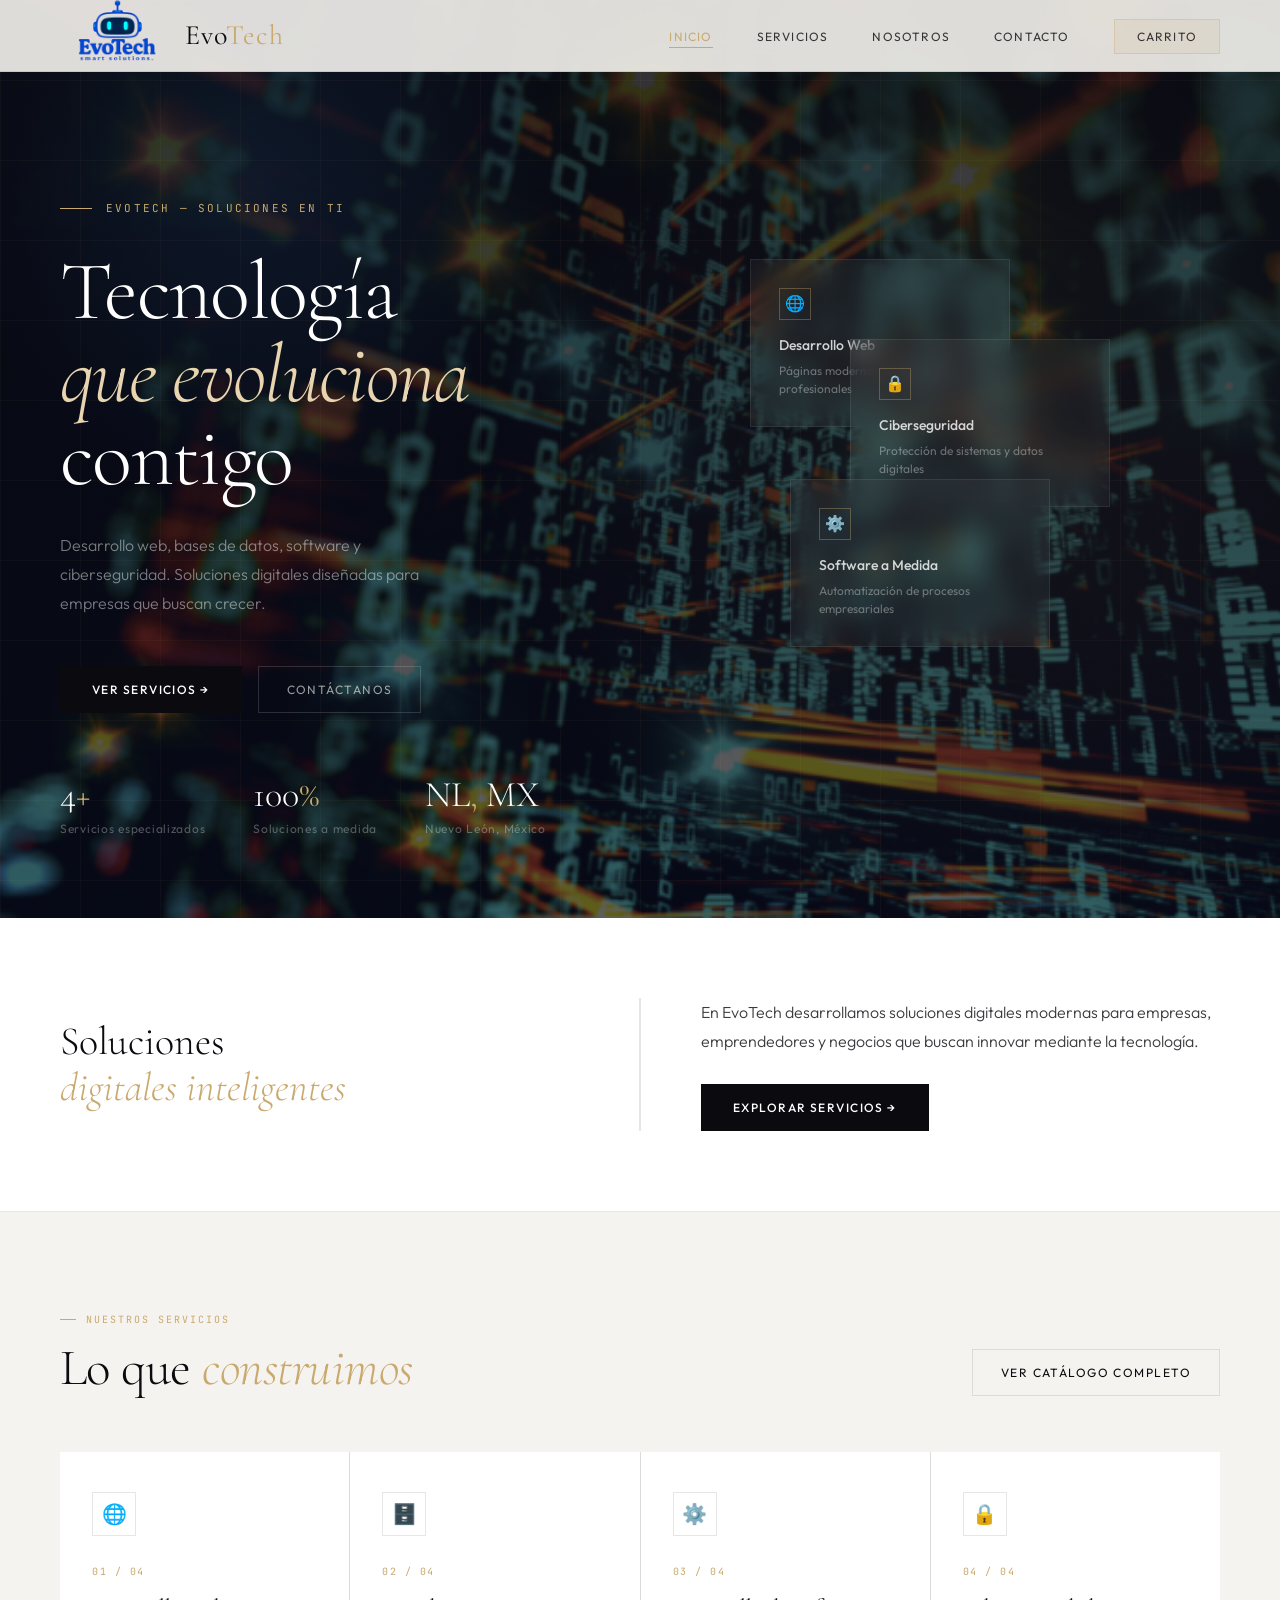
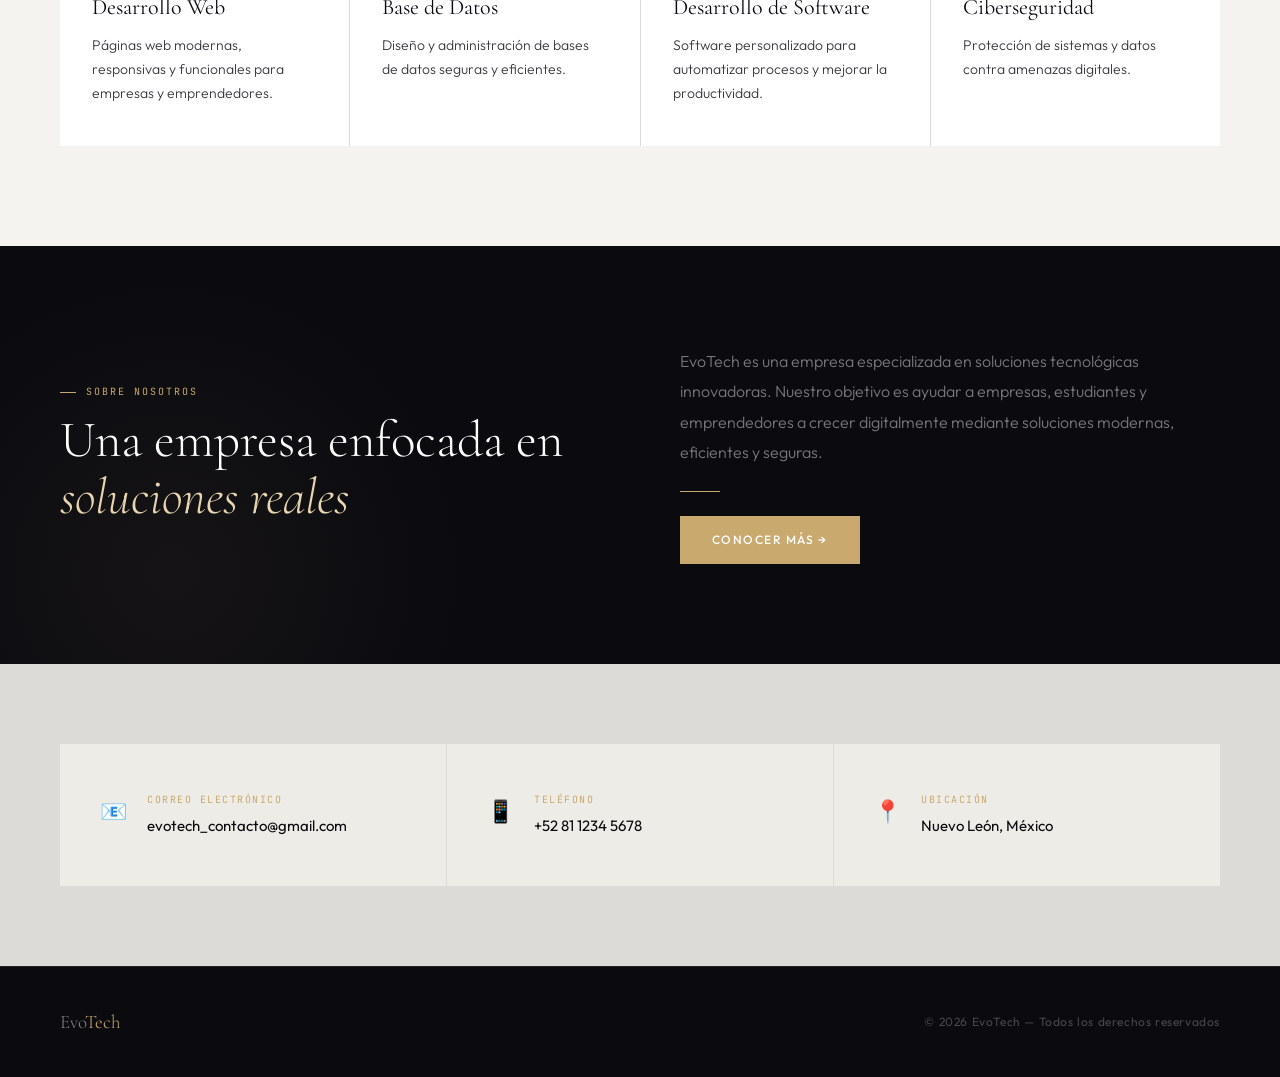
<file: index.html>
<!DOCTYPE html>
<html lang="es-MX">
<head>
  <meta charset="UTF-8">
  <meta name="viewport" content="width=device-width, initial-scale=1.0">
  <title>EvoTech — Soluciones en TI</title>
  <link rel="preconnect" href="https://fonts.googleapis.com">
  <link href="https://fonts.googleapis.com/css2?family=Cormorant+Garamond:ital,wght@0,300;0,400;0,500;1,300;1,400&family=Outfit:wght@300;400;500;600&family=JetBrains+Mono:wght@400;500&display=swap" rel="stylesheet">
  <link rel="stylesheet" href="styles.css">
  <style>
    .hero {
      min-height: 100vh;
      background: var(--ink);
      display: grid;
      grid-template-columns: 1fr 1fr;
      position: relative;
      overflow: hidden;
    }
    .hero.hero-index {
      background: linear-gradient(180deg, rgba(10,10,15,0.85), rgba(10,10,15,0.65)), url("imagenes/inicio.jpg") center/cover no-repeat;
    }
    .hero::before {
      content: '';
      position: absolute;
      inset: 0;
      background:
        radial-gradient(ellipse 60% 80% at 80% 50%, rgba(201,169,110,0.06) 0%, transparent 70%),
        radial-gradient(ellipse 40% 60% at 20% 20%, rgba(26,58,92,0.3) 0%, transparent 60%);
      pointer-events: none;
    }

    .hero::after {
      content: '';
      position: absolute;
      inset: 0;
      background-image:
        linear-gradient(rgba(201,169,110,0.04) 1px, transparent 1px),
        linear-gradient(90deg, rgba(201,169,110,0.04) 1px, transparent 1px);
      background-size: 80px 80px;
      pointer-events: none;
    }

    .hero-left {
      padding: 200px 60px 80px 60px;
      display: flex;
      flex-direction: column;
      justify-content: center;
      position: relative;
      z-index: 2;
    }

    .hero-eyebrow {
      font-family: var(--font-mono);
      font-size: 11px;
      letter-spacing: 0.2em;
      text-transform: uppercase;
      color: var(--gold);
      margin-bottom: 32px;
      display: flex;
      align-items: center;
      gap: 14px;
      opacity: 0;
      animation: fadeUp 0.8s var(--ease-out) 0.2s both;
    }
    .hero-eyebrow::before {
      content: '';
      display: inline-block;
      width: 32px;
      height: 1px;
      background: var(--gold);
    }

    .hero h1 {
      font-family: var(--font-display);
      font-size: clamp(52px, 6.5vw, 96px);
      font-weight: 300;
      color: var(--white);
      line-height: 1.0;
      letter-spacing: -0.02em;
      opacity: 0;
      animation: fadeUp 0.9s var(--ease-out) 0.35s both;
    }

    .hero h1 em {
      font-style: italic;
      color: var(--gold-light);
      display: block;
    }

    .hero-desc {
      margin-top: 32px;
      font-size: 16px;
      font-weight: 300;
      color: rgba(255,255,255,0.45);
      max-width: 400px;
      line-height: 1.8;
      opacity: 0;
      animation: fadeUp 0.9s var(--ease-out) 0.5s both;
    }

    .hero-actions {
      margin-top: 48px;
      display: flex;
      gap: 16px;
      align-items: center;
      opacity: 0;
      animation: fadeUp 0.9s var(--ease-out) 0.65s both;
    }

    .hero-stats {
      margin-top: auto;
      padding-top: 64px;
      display: flex;
      gap: 48px;
      opacity: 0;
      animation: fadeUp 0.9s var(--ease-out) 0.8s both;
    }

    .hero-stat-num {
      font-family: var(--font-display);
      font-size: 36px;
      font-weight: 300;
      color: var(--white);
      line-height: 1;
    }
    .hero-stat-num span { color: var(--gold); }
    .hero-stat-label {
      font-size: 12px;
      color: rgba(255,255,255,0.3);
      letter-spacing: 0.06em;
      margin-top: 6px;
    }

    .hero-right {
      position: relative;
      z-index: 2;
      display: flex;
      align-items: center;
      justify-content: center;
      padding: 120px 60px 80px 0;
    }

    .hero-cards {
      position: relative;
      width: 360px;
      height: 440px;
    }

    .hero-card {
      position: absolute;
      background: rgba(255,255,255,0.04);
      border: 1px solid rgba(255,255,255,0.08);
      backdrop-filter: blur(12px);
      padding: 28px;
      width: 260px;
      animation: floatCard 4s ease-in-out infinite;
    }
    .hero-card:nth-child(1) { top: 0; left: 0; animation-delay: 0s; }
    .hero-card:nth-child(2) { top: 80px; left: 100px; animation-delay: 0.5s; }
    .hero-card:nth-child(3) { top: 220px; left: 40px; animation-delay: 1s; }

    @keyframes floatCard {
      0%, 100% { transform: translateY(0); }
      50% { transform: translateY(-8px); }
    }

    .hero-card-icon {
      width: 32px;
      height: 32px;
      border: 1px solid var(--border-gold);
      display: flex;
      align-items: center;
      justify-content: center;
      margin-bottom: 14px;
      font-size: 16px;
    }
    .hero-card h4 {
      font-size: 14px;
      font-weight: 500;
      color: rgba(255,255,255,0.8);
      margin-bottom: 6px;
    }
    .hero-card p {
      font-size: 12px;
      color: rgba(255,255,255,0.35);
      line-height: 1.5;
    }

    .intro-strip {
      background: var(--white);
      padding: 80px 60px;
      display: grid;
      grid-template-columns: 1fr 2px 1fr;
      gap: 60px;
      align-items: center;
      border-bottom: 1px solid var(--border);
    }
    .strip-divider { background: var(--border); height: 100%; }
    .intro-strip h2 {
      font-family: var(--font-display);
      font-size: 40px;
      font-weight: 300;
      line-height: 1.15;
      color: var(--ink);
    }
    .intro-strip h2 em { font-style: italic; color: var(--gold); }
    .intro-strip p {
      font-size: 16px;
      font-weight: 300;
      color: var(--ink-80);
      line-height: 1.8;
      margin-bottom: 28px;
    }

    .services-section {
      padding: 100px 60px;
      background: var(--canvas);
    }
    .services-header {
      display: flex;
      align-items: flex-end;
      justify-content: space-between;
      margin-bottom: 56px;
    }
    .services-grid {
      display: grid;
      grid-template-columns: repeat(4, 1fr);
      gap: 1px;
      background: var(--border);
    }
    .svc-card {
      background: var(--white);
      padding: 40px 32px;
      position: relative;
      overflow: hidden;
      transition: all 0.4s var(--ease-out);
    }
    .svc-card::after {
      content: '';
      position: absolute;
      bottom: 0; left: 0;
      width: 0; height: 2px;
      background: var(--gold);
      transition: width 0.4s var(--ease-out);
    }
    .svc-card:hover { background: var(--ink); }
    .svc-card:hover::after { width: 100%; }
    .svc-card:hover .svc-num { color: var(--gold); }
    .svc-card:hover .svc-title { color: var(--white); }
    .svc-card:hover .svc-desc { color: rgba(255,255,255,0.4); }
    .svc-card:hover .svc-icon { border-color: rgba(201,169,110,0.3); background: rgba(201,169,110,0.1); }

    .svc-icon {
      width: 44px; height: 44px;
      border: 1px solid var(--border);
      display: flex; align-items: center; justify-content: center;
      font-size: 20px; margin-bottom: 28px;
      transition: all 0.4s;
    }
    .svc-num {
      font-family: var(--font-mono);
      font-size: 10px; color: var(--gold);
      letter-spacing: 0.15em; margin-bottom: 14px;
      transition: color 0.4s;
    }
    .svc-title {
      font-family: var(--font-display);
      font-size: 22px; font-weight: 400;
      color: var(--ink); margin-bottom: 14px;
      line-height: 1.2; transition: color 0.4s;
    }
    .svc-desc {
      font-size: 14px; font-weight: 300;
      color: var(--ink-80); line-height: 1.7;
      transition: color 0.4s;
    }

    .about-banner {
      background: var(--ink);
      padding: 100px 60px;
      display: grid;
      grid-template-columns: 1fr 1fr;
      gap: 80px;
      align-items: center;
      position: relative;
      overflow: hidden;
    }
    .about-banner::before {
      content: '';
      position: absolute;
      bottom: -50%; left: -10%;
      width: 600px; height: 600px;
      background: radial-gradient(circle, rgba(201,169,110,0.06) 0%, transparent 70%);
      pointer-events: none;
    }
    .about-banner h2 {
      font-family: var(--font-display);
      font-size: clamp(36px, 4vw, 60px);
      font-weight: 300;
      color: var(--white);
      line-height: 1.1;
      position: relative;
    }
    .about-banner h2 em { font-style: italic; color: var(--gold-light); }
    .about-right p {
      font-size: 16px; font-weight: 300;
      color: rgba(255,255,255,0.45);
      line-height: 1.9; margin-bottom: 24px;
    }
    .about-divider {
      width: 40px; height: 1px; background: var(--gold); margin: 24px 0;
    }

    .contact-strip {
      background: var(--canvas-2);
      padding: 80px 60px;
      display: grid;
      grid-template-columns: 1fr 1fr 1fr;
      gap: 1px;
      background: var(--border);
    }
    .contact-item-box {
      background: var(--canvas-2);
      padding: 48px 40px;
      display: flex;
      align-items: flex-start;
      gap: 20px;
    }
    .contact-item-icon {
      font-size: 22px;
      margin-top: 2px;
      flex-shrink: 0;
    }
    .contact-item-label {
      font-family: var(--font-mono);
      font-size: 10px; letter-spacing: 0.15em;
      text-transform: uppercase; color: var(--gold);
      margin-bottom: 6px;
    }
    .contact-item-val {
      font-size: 15px; color: var(--ink);
      font-weight: 400;
    }

    @media (max-width: 1100px) {
      .services-grid { grid-template-columns: 1fr 1fr; }
    }
    @media (max-width: 900px) {
      .hero { grid-template-columns: 1fr; }
      .hero-right { display: none; }
      .hero-left { padding: 140px 24px 60px; }
      .intro-strip { grid-template-columns: 1fr; padding: 60px 24px; }
      .strip-divider { display: none; }
      .services-section { padding: 60px 24px; }
      .services-header { flex-direction: column; align-items: flex-start; gap: 20px; }
      .about-banner { grid-template-columns: 1fr; padding: 60px 24px; gap: 40px; }
      .contact-strip { grid-template-columns: 1fr; }
    }
    @media (max-width: 640px) {
      .services-grid { grid-template-columns: 1fr; }
    }
  </style>
</head>
<body>

<nav class="nav">
  <a href="index.html" class="nav-logo">
    <img src="imagenes/logo.png" alt="EvoTech">
    <span class="nav-wordmark">Evo<span>Tech</span></span>
  </a>
  <ul class="nav-links">
    <li><a href="index.html" class="active">Inicio</a></li>
    <li><a href="servicios.html">Servicios</a></li>
    <li><a href="nosotros.html">Nosotros</a></li>
    <li><a href="contacto.html">Contacto</a></li>
    <li><a href="carrito.html" class="nav-cart-btn">Carrito</a></li>
  </ul>
</nav>

<section class="hero hero-index">
  <div class="hero-left">
    <p class="hero-eyebrow">EvoTech — Soluciones en TI</p>
    <h1>Tecnología<em>que evoluciona</em>contigo</h1>
    <p class="hero-desc">
      Desarrollo web, bases de datos, software y ciberseguridad.
      Soluciones digitales diseñadas para empresas que buscan crecer.
    </p>
    <div class="hero-actions">
      <a href="servicios.html" class="btn-dark">Ver servicios →</a>
      <a href="contacto.html" class="btn-outline" style="color:rgba(255,255,255,0.6);border-color:rgba(255,255,255,0.15);">Contáctanos</a>
    </div>
    <div class="hero-stats">
      <div>
        <div class="hero-stat-num">4<span>+</span></div>
        <div class="hero-stat-label">Servicios especializados</div>
      </div>
      <div>
        <div class="hero-stat-num">100<span>%</span></div>
        <div class="hero-stat-label">Soluciones a medida</div>
      </div>
      <div>
        <div class="hero-stat-num">NL<span>,</span> MX</div>
        <div class="hero-stat-label">Nuevo León, México</div>
      </div>
    </div>
  </div>
  <div class="hero-right">
    <div class="hero-cards">
      <div class="hero-card">
        <div class="hero-card-icon">🌐</div>
        <h4>Desarrollo Web</h4>
        <p>Páginas modernas, responsivas y profesionales</p>
      </div>
      <div class="hero-card">
        <div class="hero-card-icon">🔒</div>
        <h4>Ciberseguridad</h4>
        <p>Protección de sistemas y datos digitales</p>
      </div>
      <div class="hero-card">
        <div class="hero-card-icon">⚙️</div>
        <h4>Software a Medida</h4>
        <p>Automatización de procesos empresariales</p>
      </div>
    </div>
  </div>
</section>

<div class="intro-strip">
  <div>
    <h2>Soluciones<br><em>digitales inteligentes</em></h2>
  </div>
  <div class="strip-divider"></div>
  <div>
    <p>En EvoTech desarrollamos soluciones digitales modernas para empresas, emprendedores y negocios que buscan innovar mediante la tecnología.</p>
    <a href="servicios.html" class="btn-dark">Explorar servicios →</a>
  </div>
</div>

<section class="services-section" id="servicios">
  <div class="services-header">
    <div>
      <p class="sec-tag">Nuestros servicios</p>
      <p class="sec-title">Lo que <em>construimos</em></p>
    </div>
    <a href="servicios.html" class="btn-outline">Ver catálogo completo</a>
  </div>
  <div class="services-grid">
    <div class="svc-card fade-up">
      <div class="svc-icon">🌐</div>
      <p class="svc-num">01 / 04</p>
      <h3 class="svc-title">Desarrollo Web</h3>
      <p class="svc-desc">Páginas web modernas, responsivas y funcionales para empresas y emprendedores.</p>
    </div>
    <div class="svc-card fade-up">
      <div class="svc-icon">🗄️</div>
      <p class="svc-num">02 / 04</p>
      <h3 class="svc-title">Base de Datos</h3>
      <p class="svc-desc">Diseño y administración de bases de datos seguras y eficientes.</p>
    </div>
    <div class="svc-card fade-up">
      <div class="svc-icon">⚙️</div>
      <p class="svc-num">03 / 04</p>
      <h3 class="svc-title">Desarrollo de Software</h3>
      <p class="svc-desc">Software personalizado para automatizar procesos y mejorar la productividad.</p>
    </div>
    <div class="svc-card fade-up">
      <div class="svc-icon">🔒</div>
      <p class="svc-num">04 / 04</p>
      <h3 class="svc-title">Ciberseguridad</h3>
      <p class="svc-desc">Protección de sistemas y datos contra amenazas digitales.</p>
    </div>
  </div>
</section>

<section class="about-banner" id="nosotros">
  <div>
    <p class="sec-tag" style="color:var(--gold)">Sobre nosotros</p>
    <h2>Una empresa enfocada en<br><em>soluciones reales</em></h2>
  </div>
  <div class="about-right">
    <p>EvoTech es una empresa especializada en soluciones tecnológicas innovadoras. Nuestro objetivo es ayudar a empresas, estudiantes y emprendedores a crecer digitalmente mediante soluciones modernas, eficientes y seguras.</p>
    <div class="about-divider"></div>
    <a href="nosotros.html" class="btn-gold">Conocer más →</a>
  </div>
</section>

<div class="contact-strip" id="contacto">
  <div class="contact-item-box">
    <span class="contact-item-icon">📧</span>
    <div>
      <p class="contact-item-label">Correo electrónico</p>
      <p class="contact-item-val">evotech_contacto@gmail.com</p>
    </div>
  </div>
  <div class="contact-item-box">
    <span class="contact-item-icon">📱</span>
    <div>
      <p class="contact-item-label">Teléfono</p>
      <p class="contact-item-val">+52 81 1234 5678</p>
    </div>
  </div>
  <div class="contact-item-box">
    <span class="contact-item-icon">📍</span>
    <div>
      <p class="contact-item-label">Ubicación</p>
      <p class="contact-item-val">Nuevo León, México</p>
    </div>
  </div>
</div>

<footer class="site-footer">
  <span class="footer-brand">Evo<span>Tech</span></span>
  <span class="footer-copy">© 2026 EvoTech — Todos los derechos reservados</span>
</footer>

</body>
</html>
</file>
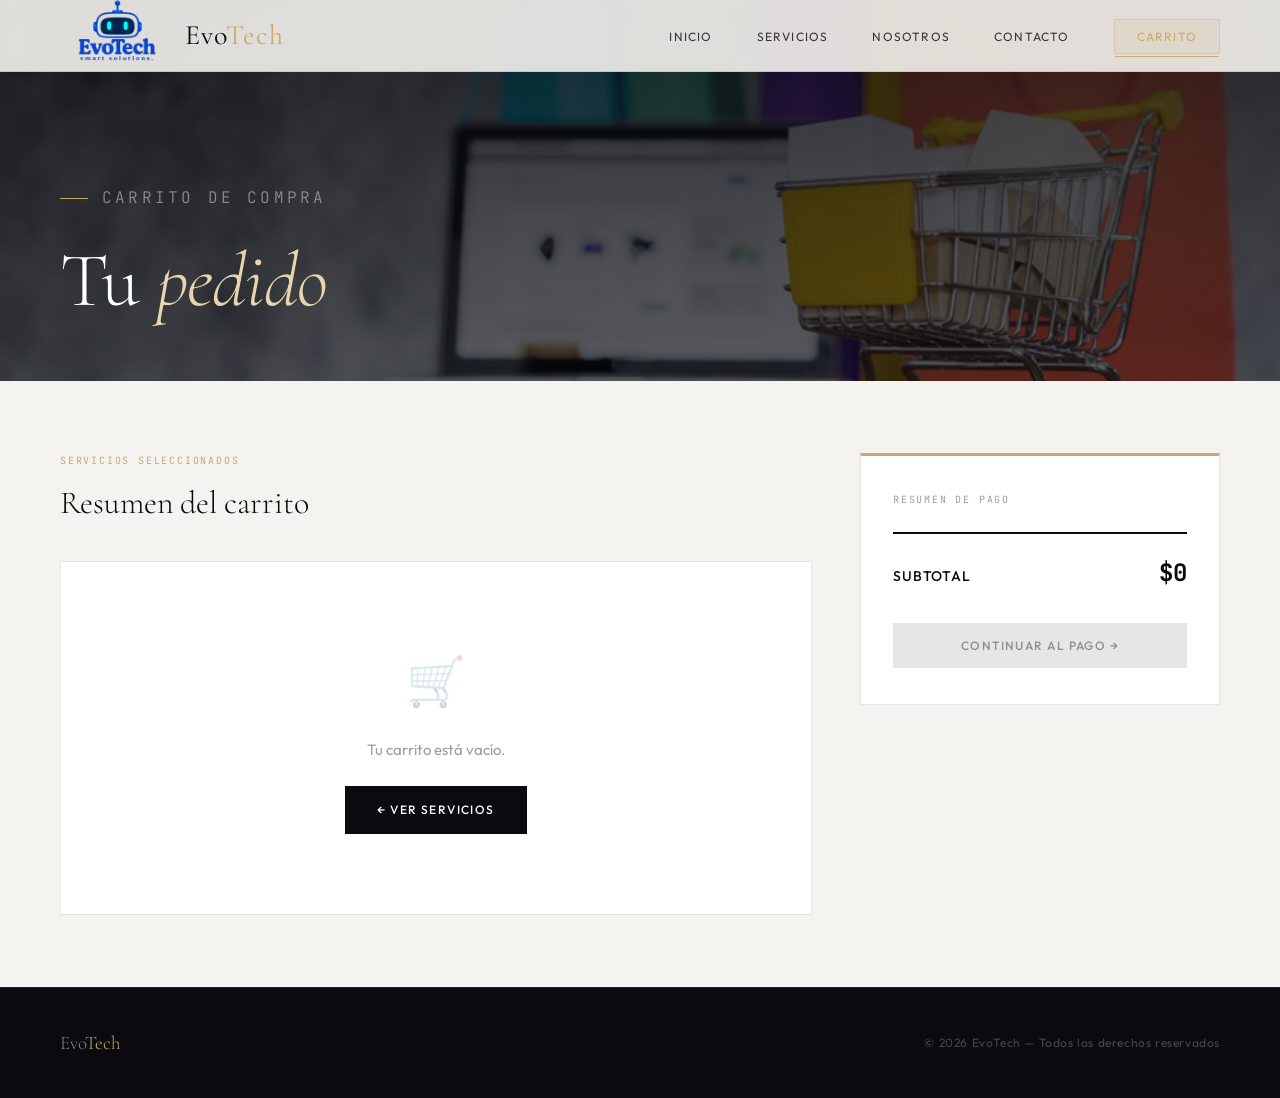
<file: carrito.html>
<!DOCTYPE html>
<html lang="es-MX">
<head>
<meta charset="UTF-8">
<meta name="viewport" content="width=device-width, initial-scale=1.0">
<title>Carrito — EvoTech</title>
<link rel="preconnect" href="https://fonts.googleapis.com">
<link href="https://fonts.googleapis.com/css2?family=Cormorant+Garamond:ital,wght@0,300;0,400;0,500;1,300;1,400&family=Outfit:wght@300;400;500;600&family=JetBrains+Mono:wght@400;500&display=swap" rel="stylesheet">
<link rel="stylesheet" href="styles.css">
<style>
  .cart-wrap {
    padding: 72px 60px;
    display: grid; grid-template-columns: 1fr 360px;
    gap: 48px; align-items: start;
  }
  .view-label {
    font-family: var(--font-mono); font-size: 10px;
    letter-spacing: 0.18em; text-transform: uppercase;
    color: var(--gold); margin-bottom: 8px;
  }
  .view-title {
    font-family: var(--font-display); font-size: 32px; font-weight: 300;
    color: var(--ink); margin-bottom: 32px;
  }

  .cart-empty {
    background: var(--white); border: 1px solid var(--border);
    padding: 80px 40px; text-align: center;
  }
  .cart-empty .empty-icon { font-size: 48px; margin-bottom: 20px; display: block; opacity: 0.3; }
  .cart-empty p { font-size: 15px; color: var(--ink-40); margin-bottom: 24px; }

  .cart-list { display: flex; flex-direction: column; gap: 2px; background: var(--border); }
  .cart-item {
    background: var(--white); padding: 24px 28px;
    display: flex; align-items: center; gap: 20px;
    animation: fadeUp 0.4s var(--ease-out) both;
  }
  .item-badge {
    font-family: var(--font-mono); font-size: 10px;
    letter-spacing: 0.1em; padding: 4px 12px;
    border: 1px solid var(--border-gold); color: var(--gold);
    flex-shrink: 0; white-space: nowrap;
  }
  .item-name { flex: 1; font-size: 15px; font-weight: 400; color: var(--ink); }
  .item-price {
    font-family: var(--font-mono); font-size: 15px;
    font-weight: 500; color: var(--ink); white-space: nowrap;
  }
  .item-del {
    width: 32px; height: 32px; background: none; border: 1px solid var(--border);
    cursor: pointer; font-size: 14px; color: var(--ink-40);
    display: flex; align-items: center; justify-content: center;
    transition: all 0.2s; flex-shrink: 0;
  }
  .item-del:hover { border-color: #dc2626; color: #dc2626; }

  .summary-card {
    background: var(--white); border: 1px solid var(--border);
    border-top: 3px solid var(--gold);
    padding: 36px 32px; position: sticky; top: 90px;
  }
  .summary-label {
    font-family: var(--font-mono); font-size: 10px;
    letter-spacing: 0.18em; text-transform: uppercase;
    color: var(--ink-40); margin-bottom: 24px;
  }
  .summary-row {
    display: flex; justify-content: space-between;
    font-size: 13px; color: var(--ink-80);
    padding: 8px 0; border-bottom: 1px solid var(--border);
  }
  .summary-row:last-of-type { border-bottom: none; }
  .summary-total {
    display: flex; justify-content: space-between; align-items: baseline;
    margin-top: 20px; padding-top: 20px; border-top: 2px solid var(--ink);
  }
  .total-label { font-size: 14px; font-weight: 500; text-transform: uppercase; letter-spacing: 0.06em; }
  .total-amount {
    font-family: var(--font-mono); font-size: 24px;
    font-weight: 700; color: var(--ink);
  }
  .total-iva { font-size: 11px; color: var(--ink-40); text-align: right; margin-top: 6px; }

  .btn-checkout {
    width: 100%; margin-top: 24px; padding: 15px;
    background: var(--ink); color: var(--white);
    border: none; font-family: var(--font-body); font-size: 12px;
    font-weight: 500; letter-spacing: 0.12em; text-transform: uppercase;
    cursor: pointer; transition: background 0.3s; position: relative; overflow: hidden;
  }
  .btn-checkout::after {
    content: ''; position: absolute; bottom: 0; left: 0;
    width: 0; height: 2px; background: var(--gold);
    transition: width 0.4s var(--ease-out);
  }
  .btn-checkout:hover { background: var(--blue-accent); }
  .btn-checkout:hover::after { width: 100%; }
  .btn-checkout:disabled { background: var(--border); color: var(--ink-40); cursor: not-allowed; }

  .payment-wrap {
    padding: 72px 60px;
    display: grid; grid-template-columns: 1fr 360px;
    gap: 48px; align-items: start;
    display: none;
  }

  .card-preview {
    background: linear-gradient(135deg, var(--ink) 0%, var(--blue-accent) 100%);
    padding: 28px 32px; margin-bottom: 36px;
    position: relative; overflow: hidden; aspect-ratio: 1.6;
    display: flex; flex-direction: column; justify-content: space-between;
  }
  .card-preview::before {
    content: ''; position: absolute; width: 200px; height: 200px;
    border-radius: 50%; border: 1px solid rgba(255,255,255,0.06);
    top: -60px; right: -60px;
  }
  .card-chip { width: 40px; height: 30px; background: var(--gold); border-radius: 4px; opacity: 0.9; }
  .card-num {
    font-family: var(--font-mono); font-size: 18px;
    color: rgba(255,255,255,0.85); letter-spacing: 0.15em;
    margin: 20px 0 8px;
  }
  .card-bottom { display: flex; justify-content: space-between; font-size: 12px; color: rgba(255,255,255,0.4); }
  .card-brand { font-family: var(--font-display); font-size: 20px; color: rgba(255,255,255,0.2); }

  .pay-form { background: var(--white); border: 1px solid var(--border); padding: 40px 36px; }
  .pay-form h2 { font-family: var(--font-display); font-size: 28px; font-weight: 300; color: var(--ink); margin-bottom: 28px; }
  .form-row-2 { display: grid; grid-template-columns: 1fr 1fr; gap: 16px; }
  .pay-divider { border: none; border-top: 1px solid var(--border); margin: 24px 0; }

  .btn-confirm {
    width: 100%; margin-top: 24px; padding: 15px;
    background: var(--gold); color: var(--white);
    border: none; font-family: var(--font-body); font-size: 12px;
    font-weight: 500; letter-spacing: 0.12em; text-transform: uppercase;
    cursor: pointer; transition: background 0.3s;
  }
  .btn-confirm:hover { background: #b8945a; }

  .btn-back {
    width: 100%; margin-top: 10px; padding: 13px;
    background: transparent; color: var(--ink-80);
    border: 1px solid var(--border); font-family: var(--font-body);
    font-size: 12px; font-weight: 400; letter-spacing: 0.08em;
    text-transform: uppercase; cursor: pointer; transition: all 0.25s;
  }
  .btn-back:hover { border-color: var(--gold); color: var(--gold); }

  .invoice-wrap {
    padding: 72px 60px;
    max-width: 860px; margin: 0 auto;
    display: none;
  }
  .invoice {
    background: var(--white); border: 1px solid var(--border);
    padding: 60px 64px;
  }
  .invoice-head {
    display: flex; justify-content: space-between; align-items: flex-start;
    padding-bottom: 36px; margin-bottom: 36px;
    border-bottom: 2px solid var(--border);
  }
  .inv-logo { font-family: var(--font-display); font-size: 28px; font-weight: 300; color: var(--ink); }
  .inv-logo span { color: var(--gold); }
  .inv-meta { text-align: right; font-size: 13px; color: var(--ink-80); line-height: 1.9; }
  .inv-meta strong { color: var(--ink); }
  .inv-badge {
    display: inline-block; padding: 4px 14px;
    font-family: var(--font-mono); font-size: 10px; letter-spacing: 0.1em;
    text-transform: uppercase; color: var(--gold);
    border: 1px solid var(--border-gold); background: var(--gold-pale);
    margin-bottom: 8px;
  }

  .inv-section { margin-bottom: 32px; }
  .inv-section h4 {
    font-family: var(--font-mono); font-size: 10px; letter-spacing: 0.18em;
    text-transform: uppercase; color: var(--ink-40);
    margin-bottom: 12px; padding-bottom: 8px; border-bottom: 1px solid var(--border);
  }

  .inv-table { width: 100%; border-collapse: collapse; }
  .inv-table th {
    font-family: var(--font-mono); font-size: 10px; letter-spacing: 0.12em;
    text-transform: uppercase; color: var(--ink-40); text-align: left;
    padding: 10px 12px; border-bottom: 1px solid var(--border);
  }
  .inv-table td { padding: 16px 12px; font-size: 14px; border-bottom: 1px solid var(--border); }
  .inv-table tr:last-child td { border-bottom: none; }
  .inv-table .price { font-family: var(--font-mono); font-weight: 500; color: var(--gold); text-align: right; }

  .inv-totals { width: 280px; margin-left: auto; margin-top: 16px; }
  .inv-totals .row {
    display: flex; justify-content: space-between;
    font-size: 13px; padding: 7px 0;
    border-bottom: 1px solid var(--border); color: var(--ink-80);
  }
  .inv-totals .row.total {
    font-size: 16px; font-weight: 600; color: var(--ink);
    border-bottom: none; border-top: 2px solid var(--ink);
    padding-top: 14px; margin-top: 6px;
  }
  .inv-totals .row.total span:last-child { font-family: var(--font-mono); color: var(--gold); }

  .inv-footer { margin-top: 40px; padding-top: 24px; border-top: 1px solid var(--border); font-size: 13px; color: var(--ink-40); text-align: center; line-height: 1.8; }

  .inv-actions { display: flex; gap: 12px; justify-content: center; margin-top: 32px; }

  @media print {
    .nav, .inv-actions { display: none; }
    .invoice-wrap { padding: 0; }
    .invoice { border: none; box-shadow: none; }
  }
  @media (max-width: 900px) {
    .cart-wrap, .payment-wrap { grid-template-columns: 1fr; padding: 48px 24px; }
    .summary-card { position: static; }
    .invoice-wrap { padding: 48px 24px; }
    .invoice { padding: 36px 24px; }
    .invoice-head { flex-direction: column; gap: 20px; }
    .inv-meta { text-align: left; }
    .inv-totals { width: 100%; }
    .form-row-2 { grid-template-columns: 1fr; }
  }
</style>
</head>
<body>

<nav class="nav">
  <a href="index.html" class="nav-logo">
    <img src="imagenes/logo.png" alt="EvoTech">
    <span class="nav-wordmark">Evo<span>Tech</span></span>
  </a>
  <ul class="nav-links">
    <li><a href="index.html">Inicio</a></li>
    <li><a href="servicios.html">Servicios</a></li>
    <li><a href="nosotros.html">Nosotros</a></li>
    <li><a href="contacto.html">Contacto</a></li>
    <li><a href="carrito.html" class="active nav-cart-btn">Carrito</a></li>
  </ul>
</nav>

<header class="page-hero page-hero-carrito" style="padding-bottom:60px;">
  <p class="page-hero-tag">Carrito de compra</p>
  <h1>Tu <em>pedido</em></h1>
</header>

<div class="cart-wrap" id="vista-carrito">
  <div>
    <p class="view-label">Servicios seleccionados</p>
    <p class="view-title">Resumen del carrito</p>
    <div id="cart-list-container"></div>
  </div>
  <div class="summary-card" id="summary-panel">
    <p class="summary-label">Resumen de pago</p>
    <div id="summary-items"></div>
    <div class="summary-total">
      <span class="total-label">Subtotal</span>
      <span class="total-amount" id="summary-subtotal">$0</span>
    </div>
    <p class="total-iva" id="summary-iva-note"></p>
    <button class="btn-checkout" id="btn-checkout" onclick="mostrarPago()" disabled>Continuar al pago →</button>
  </div>
</div>
  
<div class="payment-wrap" id="vista-pago">
  <div>
    <p class="view-label">Información de pago</p>
    <p class="view-title">Datos de la tarjeta</p>
    <div class="pay-form">
      <div class="card-preview" id="card-preview">
        <div class="card-chip"></div>
        <div class="card-num" id="prev-num">•••• •••• •••• ••••</div>
        <div class="card-bottom">
          <span id="prev-nombre">NOMBRE TITULAR</span>
          <span id="prev-exp">MM/AA</span>
        </div>
        <span class="card-brand">EvoTech</span>
      </div>
      <div class="field" style="margin-bottom:16px;">
        <label>Nombre del titular</label>
        <input type="text" id="titular" placeholder="Como aparece en la tarjeta" oninput="actualizarPreview()">
      </div>
      <div class="field" style="margin-bottom:16px;">
        <label>Número de tarjeta</label>
        <input type="text" id="num-tarjeta" placeholder="1234 5678 9012 3456" maxlength="19" oninput="formatearTarjeta(this); actualizarPreview()">
      </div>
      <div class="form-row-2" style="margin-bottom:16px;">
        <div class="field"><label>Vencimiento</label><input type="text" id="expiracion" placeholder="MM/AA" maxlength="5" oninput="formatearExp(this); actualizarPreview()"></div>
        <div class="field"><label>CVV</label><input type="text" id="cvv" placeholder="•••" maxlength="3"></div>
      </div>
      <hr class="pay-divider">
      <div class="field" style="margin-bottom:16px;">
        <label>Correo para factura</label>
        <input type="email" id="correo-factura" placeholder="tucorreo@ejemplo.com">
      </div>
      <div class="form-row-2" style="margin-bottom:0;">
        <div class="field"><label>Nombre completo</label><input type="text" id="nombre-cliente" placeholder="Tu nombre"></div>
        <div class="field"><label>RFC (opcional)</label><input type="text" id="rfc-cliente" placeholder="XAXX010101000"></div>
      </div>
      <button class="btn-confirm" onclick="confirmarPago()">🔒 Confirmar pago</button>
      <button class="btn-back" onclick="volverCarrito()">← Volver al carrito</button>
    </div>
  </div>
  <div class="summary-card" style="position:sticky;top:90px;">
    <p class="summary-label">Resumen de pago</p>
    <div id="summary-items-pago"></div>
    <div class="summary-total">
      <span class="total-label">Total</span>
      <span class="total-amount" id="summary-total-pago">$0</span>
    </div>
    <p class="total-iva" id="summary-iva-pago"></p>
  </div>
</div>
  
<div class="invoice-wrap" id="vista-factura">
  <div class="invoice" id="invoice-doc">
    <div class="invoice-head">
      <div>
        <div class="inv-logo">Evo<span>Tech</span></div>
        <p style="font-size:13px;color:var(--ink-40);margin-top:8px;line-height:1.7;">
          Nuevo León, México<br>evotech_contacto@gmail.com
        </p>
      </div>
      <div class="inv-meta">
        <span class="inv-badge">✓ Pagado</span><br>
        <strong>Factura #</strong> <span id="inv-num"></span><br>
        <strong>Fecha:</strong> <span id="inv-fecha"></span><br>
        <strong>Cliente:</strong> <span id="inv-cliente"></span><br>
        <strong>RFC:</strong> <span id="inv-rfc"></span>
      </div>
    </div>

    <div class="inv-section">
      <h4>Facturado a</h4>
      <p id="inv-a" style="font-size:14px;color:var(--ink-80);line-height:1.8;"></p>
    </div>

    <table class="inv-table">
      <thead>
        <tr>
          <th>Servicio</th>
          <th>Categoría</th>
          <th style="text-align:right">Precio</th>
        </tr>
      </thead>
      <tbody id="inv-items"></tbody>
    </table>

    <div class="inv-totals">
      <div class="row"><span>Subtotal</span><span id="inv-subtotal"></span></div>
      <div class="row"><span>IVA (16%)</span><span id="inv-iva"></span></div>
      <div class="row total"><span>Total</span><span id="inv-total"></span></div>
    </div>

    <div class="inv-footer">
      <p>Gracias por confiar en <strong>EvoTech</strong>. Nos pondremos en contacto en las próximas 24 horas para coordinar el inicio de tu proyecto.</p>
      <p style="margin-top:6px;">© 2026 EvoTech — Todos los derechos reservados</p>
    </div>

    <div class="inv-actions">
      <button class="btn-dark" onclick="window.print()">Imprimir / PDF</button>
      <button class="btn-outline" onclick="nuevaCompra()">Nuevo pedido</button>
    </div>
  </div>
</div>

<footer class="site-footer">
  <span class="footer-brand">Evo<span>Tech</span></span>
  <span class="footer-copy">© 2026 EvoTech — Todos los derechos reservados</span>
</footer>

<script>
let carrito = [];

function fmt(n) { return '$' + n.toLocaleString('es-MX') + ' MXN'; }

function renderCarrito() {
  const container = document.getElementById('cart-list-container');
  const summaryItems = document.getElementById('summary-items');
  const subtotalEl = document.getElementById('summary-subtotal');
  const ivaNote = document.getElementById('summary-iva-note');
  const btnCheckout = document.getElementById('btn-checkout');

  if (carrito.length === 0) {
    container.innerHTML = `<div class="cart-empty"><span class="empty-icon">🛒</span><p>Tu carrito está vacío.</p><a href="servicios.html" class="btn-dark">← Ver servicios</a></div>`;
    summaryItems.innerHTML = '';
    subtotalEl.textContent = '$0';
    ivaNote.textContent = '';
    btnCheckout.disabled = true;
    return;
  }

  btnCheckout.disabled = false;
  container.innerHTML = `<div class="cart-list">${carrito.map((item, i) => `
    <div class="cart-item">
      <span class="item-badge">${item.tag}</span>
      <span class="item-name">${item.nombre}</span>
      <span class="item-price">${fmt(item.precio)}</span>
      <button class="item-del" onclick="eliminar(${i})" title="Eliminar">✕</button>
    </div>`).join('')}</div>`;

  const subtotal = carrito.reduce((s, i) => s + i.precio, 0);
  const iva = Math.round(subtotal * 0.16);
  const total = subtotal + iva;

  summaryItems.innerHTML = carrito.map(i => `<div class="summary-row"><span>${i.nombre}</span><span>${fmt(i.precio)}</span></div>`).join('');
  subtotalEl.textContent = fmt(subtotal);
  ivaNote.innerHTML = `+ IVA 16% = <strong>${fmt(total)}</strong>`;
}

function eliminar(i) {
  carrito.splice(i, 1);
  sessionStorage.setItem('evotech_carrito', JSON.stringify(carrito));
  renderCarrito();
}

function mostrarPago() {
  document.getElementById('vista-carrito').style.display = 'none';
  document.getElementById('vista-pago').style.display = 'grid';
  const subtotal = carrito.reduce((s, i) => s + i.precio, 0);
  const iva = Math.round(subtotal * 0.16);
  const total = subtotal + iva;
  document.getElementById('summary-items-pago').innerHTML = carrito.map(i => `<div class="summary-row"><span>${i.nombre}</span><span>${fmt(i.precio)}</span></div>`).join('');
  document.getElementById('summary-total-pago').textContent = fmt(total);
  document.getElementById('summary-iva-pago').textContent = `Subtotal ${fmt(subtotal)} + IVA 16%`;
}

function volverCarrito() {
  document.getElementById('vista-pago').style.display = 'none';
  document.getElementById('vista-carrito').style.display = 'grid';
}

function formatearTarjeta(el) { let v = el.value.replace(/\D/g,'').substring(0,16); el.value = v.replace(/(.{4})/g,'$1 ').trim(); }
function formatearExp(el) { let v = el.value.replace(/\D/g,'').substring(0,4); if (v.length >= 2) v = v.substring(0,2) + '/' + v.substring(2); el.value = v; }

function actualizarPreview() {
  const num = document.getElementById('num-tarjeta').value || '•••• •••• •••• ••••';
  const nombre = document.getElementById('titular').value.toUpperCase() || 'NOMBRE TITULAR';
  const exp = document.getElementById('expiracion').value || 'MM/AA';
  document.getElementById('prev-num').textContent = num;
  document.getElementById('prev-nombre').textContent = nombre;
  document.getElementById('prev-exp').textContent = exp;
}

function confirmarPago() {
  const titular = document.getElementById('titular').value.trim();
  const num = document.getElementById('num-tarjeta').value.trim();
  const exp = document.getElementById('expiracion').value.trim();
  const cvv = document.getElementById('cvv').value.trim();
  const correo = document.getElementById('correo-factura').value.trim();
  const nombre = document.getElementById('nombre-cliente').value.trim();
  if (!titular || num.length < 19 || exp.length < 5 || cvv.length < 3 || !correo || !nombre) {
    alert('Por favor completa todos los campos obligatorios.');
    return;
  }
  generarFactura(nombre, correo);
}

function generarFactura(nombre, correo) {
  const subtotal = carrito.reduce((s, i) => s + i.precio, 0);
  const iva = Math.round(subtotal * 0.16);
  const total = subtotal + iva;
  const rfc = document.getElementById('rfc-cliente').value.trim() || 'XAXX010101000';
  const folio = 'EVT-' + Date.now().toString().slice(-6);
  const hoy = new Date().toLocaleDateString('es-MX', { year:'numeric', month:'long', day:'numeric' });

  document.getElementById('inv-num').textContent = folio;
  document.getElementById('inv-fecha').textContent = hoy;
  document.getElementById('inv-cliente').textContent = nombre;
  document.getElementById('inv-rfc').textContent = rfc;
  document.getElementById('inv-a').innerHTML = `${nombre}<br>${correo}<br>RFC: ${rfc}`;
  document.getElementById('inv-items').innerHTML = carrito.map(i => `
    <tr>
      <td>${i.nombre}</td>
      <td><span style="font-family:var(--font-mono);font-size:11px;padding:3px 10px;border:1px solid var(--border-gold);color:var(--gold);">${i.tag}</span></td>
      <td class="price">${fmt(i.precio)}</td>
    </tr>`).join('');

  document.getElementById('inv-subtotal').textContent = fmt(subtotal);
  document.getElementById('inv-iva').textContent = fmt(iva);
  document.getElementById('inv-total').textContent = fmt(total);

  document.getElementById('vista-pago').style.display = 'none';
  document.getElementById('vista-factura').style.display = 'block';
  sessionStorage.removeItem('evotech_carrito');
}

function nuevaCompra() { window.location.href = 'servicios.html'; }

window.addEventListener('load', () => {
  carrito = JSON.parse(sessionStorage.getItem('evotech_carrito') || '[]');
  renderCarrito();
});
</script>
</body>
</html>
</file>
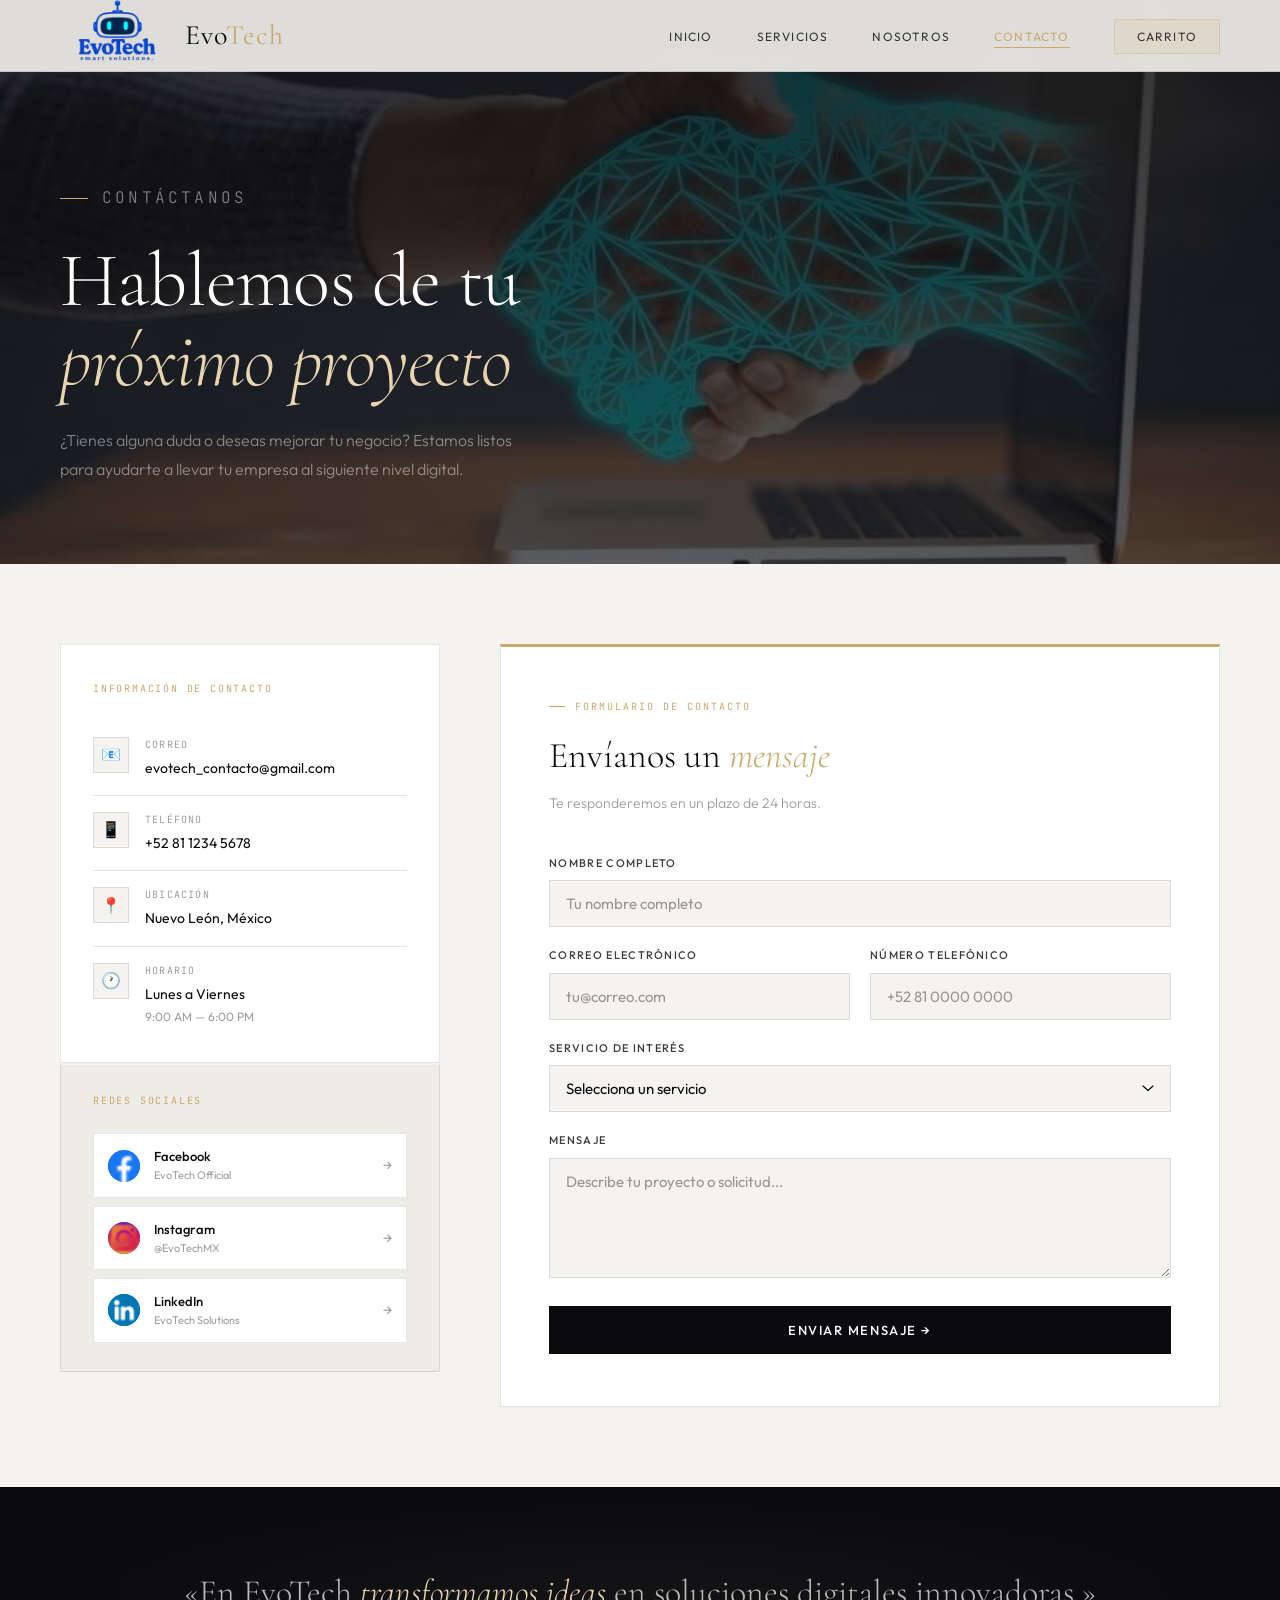
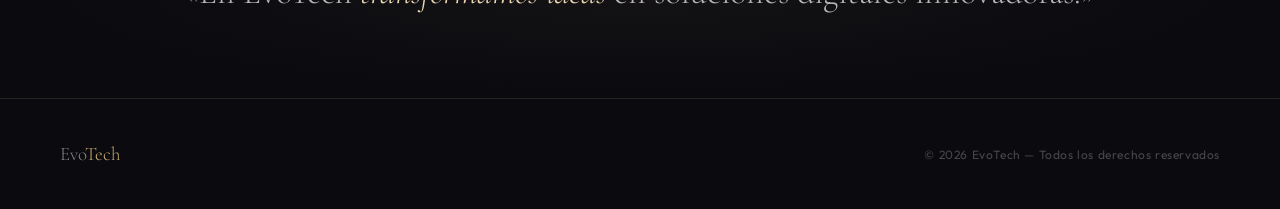
<file: contacto.html>
<!DOCTYPE html>
<html lang="es-MX">
<head>
<meta charset="UTF-8">
<meta name="viewport" content="width=device-width, initial-scale=1.0">
<title>Contacto — EvoTech</title>
<link rel="preconnect" href="https://fonts.googleapis.com">
<link href="https://fonts.googleapis.com/css2?family=Cormorant+Garamond:ital,wght@0,300;0,400;0,500;1,300;1,400&family=Outfit:wght@300;400;500;600&family=JetBrains+Mono:wght@400;500&display=swap" rel="stylesheet">
<link rel="stylesheet" href="styles.css">
<style>
  .contact-wrap {
    padding: 80px 60px;
    display: grid;
    grid-template-columns: 380px 1fr;
    gap: 60px;
    align-items: start;
  }

  .info-panel { display: flex; flex-direction: column; gap: 2px; position: sticky; top: 100px; }

  .info-card {
    background: var(--white);
    border: 1px solid var(--border);
    padding: 36px 32px;
  }
  .info-card-label {
    font-family: var(--font-mono); font-size: 10px;
    letter-spacing: 0.18em; text-transform: uppercase;
    color: var(--gold); margin-bottom: 24px;
  }

  .contact-row {
    display: flex; align-items: flex-start; gap: 16px;
    padding: 16px 0; border-bottom: 1px solid var(--border);
  }
  .contact-row:last-child { border-bottom: none; padding-bottom: 0; }
  .contact-row-icon {
    width: 36px; height: 36px;
    background: var(--canvas);
    border: 1px solid var(--border);
    display: flex; align-items: center; justify-content: center;
    font-size: 16px; flex-shrink: 0;
  }
  .cr-label {
    font-family: var(--font-mono); font-size: 10px;
    letter-spacing: 0.12em; text-transform: uppercase;
    color: var(--ink-40); margin-bottom: 4px;
  }
  .cr-val { font-size: 14px; color: var(--ink); font-weight: 400; }
  .cr-sub { font-size: 12px; color: var(--ink-40); margin-top: 2px; }

  .social-card {
    background: var(--canvas-2);
    border: 1px solid var(--border);
    border-top: none;
    padding: 28px 32px;
  }
  .social-link {
    display: flex; align-items: center; gap: 14px;
    padding: 12px 14px; text-decoration: none;
    border: 1px solid var(--border); background: var(--white);
    margin-bottom: 8px; transition: all 0.25s;
  }
  .social-link:last-child { margin-bottom: 0; }
  .social-link:hover { border-color: var(--gold); background: var(--gold-pale); }
  .social-icon { width: 32px; height: 32px; border-radius: 50%; display: flex; align-items: center; justify-content: center; overflow: hidden; flex-shrink: 0; }
  .social-icon img { width: 100%; height: 100%; object-fit: cover; }
  .social-icon.fb { background: #1877f2; }
  .social-icon.ig { background: linear-gradient(135deg, #f09433, #e6683c, #dc2743, #cc2366); }
  .social-icon.li { background: #0a66c2; }
  .social-name { font-size: 13px; font-weight: 500; color: var(--ink); }
  .social-handle { font-size: 11px; color: var(--ink-40); }
  .social-arrow { margin-left: auto; font-size: 14px; color: var(--ink-40); transition: color 0.2s; }
  .social-link:hover .social-arrow { color: var(--gold); }

  .form-panel {
    background: var(--white);
    border: 1px solid var(--border);
    border-top: 3px solid var(--gold);
    padding: 52px 48px;
  }
  .form-panel h2 {
    font-family: var(--font-display); font-size: 36px;
    font-weight: 300; color: var(--ink); margin-bottom: 8px; margin-top: 12px;
  }
  .form-panel h2 em { font-style: italic; color: var(--gold); }
  .form-subtitle { font-size: 14px; font-weight: 300; color: var(--ink-40); margin-bottom: 40px; }

  .form-grid { display: grid; grid-template-columns: 1fr 1fr; gap: 20px; }
  .form-grid .full { grid-column: 1 / -1; }

  .btn-submit {
    width: 100%; margin-top: 28px;
    padding: 16px; background: var(--ink); color: var(--white);
    border: none; font-family: var(--font-body); font-size: 13px;
    font-weight: 500; letter-spacing: 0.12em; text-transform: uppercase;
    cursor: pointer; transition: all 0.3s var(--ease-out); position: relative; overflow: hidden;
  }
  .btn-submit::after {
    content: ''; position: absolute; bottom: 0; left: 0;
    width: 0; height: 2px; background: var(--gold);
    transition: width 0.4s var(--ease-out);
  }
  .btn-submit:hover { background: var(--blue-accent); }
  .btn-submit:hover::after { width: 100%; }

  .success-msg {
    display: none; margin-top: 20px;
    padding: 16px 20px;
    border: 1px solid rgba(201,169,110,0.3);
    background: var(--gold-pale);
    font-size: 14px; color: var(--ink);
    text-align: center; letter-spacing: 0.02em;
  }

  .closing-strip {
    background: var(--ink); padding: 80px 60px;
    text-align: center; position: relative; overflow: hidden;
  }
  .closing-strip::before {
    content: ''; position: absolute; inset: 0;
    background: radial-gradient(ellipse 70% 70% at 50% 50%, rgba(201,169,110,0.05) 0%, transparent 70%);
  }
  .closing-strip p {
    font-family: var(--font-display);
    font-size: clamp(20px, 3vw, 34px); font-weight: 300;
    color: rgba(255,255,255,0.7); line-height: 1.5; position: relative;
  }
  .closing-strip p em { font-style: italic; color: var(--gold-light); }

  @media (max-width: 900px) {
    .contact-wrap { grid-template-columns: 1fr; padding: 60px 24px; }
    .info-panel { position: static; }
    .form-grid { grid-template-columns: 1fr; }
    .form-panel { padding: 36px 24px; }
    .closing-strip { padding: 60px 24px; }
  }
</style>
</head>
<body>

<nav class="nav">
  <a href="index.html" class="nav-logo">
    <img src="imagenes/logo.png" alt="EvoTech">
    <span class="nav-wordmark">Evo<span>Tech</span></span>
  </a>
  <ul class="nav-links">
    <li><a href="index.html">Inicio</a></li>
    <li><a href="servicios.html">Servicios</a></li>
    <li><a href="nosotros.html">Nosotros</a></li>
    <li><a href="contacto.html" class="active">Contacto</a></li>
    <li><a href="carrito.html" class="nav-cart-btn">Carrito</a></li>
  </ul>
</nav>

<header class="page-hero page-hero-contact">
  <p class="page-hero-tag">Contáctanos</p>
  <h1>Hablemos de tu<br><em>próximo proyecto</em></h1>
  <p>¿Tienes alguna duda o deseas mejorar tu negocio? Estamos listos para ayudarte a llevar tu empresa al siguiente nivel digital.</p>
</header>

<div class="contact-wrap">

  <div class="info-panel">
    <div class="info-card">
      <p class="info-card-label">Información de contacto</p>
      <div class="contact-row">
        <div class="contact-row-icon">📧</div>
        <div><p class="cr-label">Correo</p><p class="cr-val">evotech_contacto@gmail.com</p></div>
      </div>
      <div class="contact-row">
        <div class="contact-row-icon">📱</div>
        <div><p class="cr-label">Teléfono</p><p class="cr-val">+52 81 1234 5678</p></div>
      </div>
      <div class="contact-row">
        <div class="contact-row-icon">📍</div>
        <div><p class="cr-label">Ubicación</p><p class="cr-val">Nuevo León, México</p></div>
      </div>
      <div class="contact-row">
        <div class="contact-row-icon">🕐</div>
        <div>
          <p class="cr-label">Horario</p>
          <p class="cr-val">Lunes a Viernes</p>
          <p class="cr-sub">9:00 AM — 6:00 PM</p>
        </div>
      </div>
    </div>

    <div class="social-card">
      <p class="info-card-label">Redes sociales</p>
      <a href="#" class="social-link">
        <div class="social-icon fb"><img src="imagenes/facebook.png" alt="fb"></div>
        <div><p class="social-name">Facebook</p><p class="social-handle">EvoTech Official</p></div>
        <span class="social-arrow">→</span>
      </a>
      <a href="#" class="social-link">
        <div class="social-icon ig"><img src="imagenes/instagram.png" alt="ig"></div>
        <div><p class="social-name">Instagram</p><p class="social-handle">@EvoTechMX</p></div>
        <span class="social-arrow">→</span>
      </a>
      <a href="#" class="social-link">
        <div class="social-icon li"><img src="imagenes/linkedin.png" alt="li"></div>
        <div><p class="social-name">LinkedIn</p><p class="social-handle">EvoTech Solutions</p></div>
        <span class="social-arrow">→</span>
      </a>
    </div>
  </div>

  <div class="form-panel">
    <p class="sec-tag">Formulario de contacto</p>
    <h2>Envíanos un <em>mensaje</em></h2>
    <p class="form-subtitle">Te responderemos en un plazo de 24 horas.</p>

    <div class="form-grid">
      <div class="field full">
        <label>Nombre completo</label>
        <input type="text" id="nombre" placeholder="Tu nombre completo">
      </div>
      <div class="field">
        <label>Correo electrónico</label>
        <input type="email" id="correo" placeholder="tu@correo.com">
      </div>
      <div class="field">
        <label>Número telefónico</label>
        <input type="tel" id="telefono" placeholder="+52 81 0000 0000">
      </div>
      <div class="field full">
        <label>Servicio de interés</label>
        <select id="servicio">
          <option value="" disabled selected>Selecciona un servicio</option>
          <option value="web">Desarrollo de páginas web</option>
          <option value="db">Base de datos</option>
          <option value="software">Desarrollo de software</option>
          <option value="cyber">Ciberseguridad</option>
        </select>
      </div>
      <div class="field full">
        <label>Mensaje</label>
        <textarea id="mensaje" placeholder="Describe tu proyecto o solicitud..."></textarea>
      </div>
    </div>

    <button class="btn-submit" onclick="enviarFormulario()">Enviar mensaje →</button>
    <div class="success-msg" id="success-msg">
      ✓ Mensaje enviado — Nos pondremos en contacto contigo pronto.
    </div>
  </div>

</div>

<div class="closing-strip">
  <p>«En EvoTech <em>transformamos ideas</em> en soluciones digitales innovadoras.»</p>
</div>

<footer class="site-footer">
  <span class="footer-brand">Evo<span>Tech</span></span>
  <span class="footer-copy">© 2026 EvoTech — Todos los derechos reservados</span>
</footer>

<script>
function enviarFormulario() {
  const nombre = document.getElementById('nombre').value.trim();
  const correo = document.getElementById('correo').value.trim();
  const servicio = document.getElementById('servicio').value;
  const mensaje = document.getElementById('mensaje').value.trim();
  if (!nombre || !correo || !servicio || !mensaje) {
    alert('Por favor completa los campos obligatorios.');
    return;
  }
  document.getElementById('success-msg').style.display = 'block';
  const btn = document.querySelector('.btn-submit');
  btn.disabled = true;
  btn.textContent = 'Enviado ✓';
  btn.style.background = '#b8945a';
}
</script>
</body>
</html>
</file>
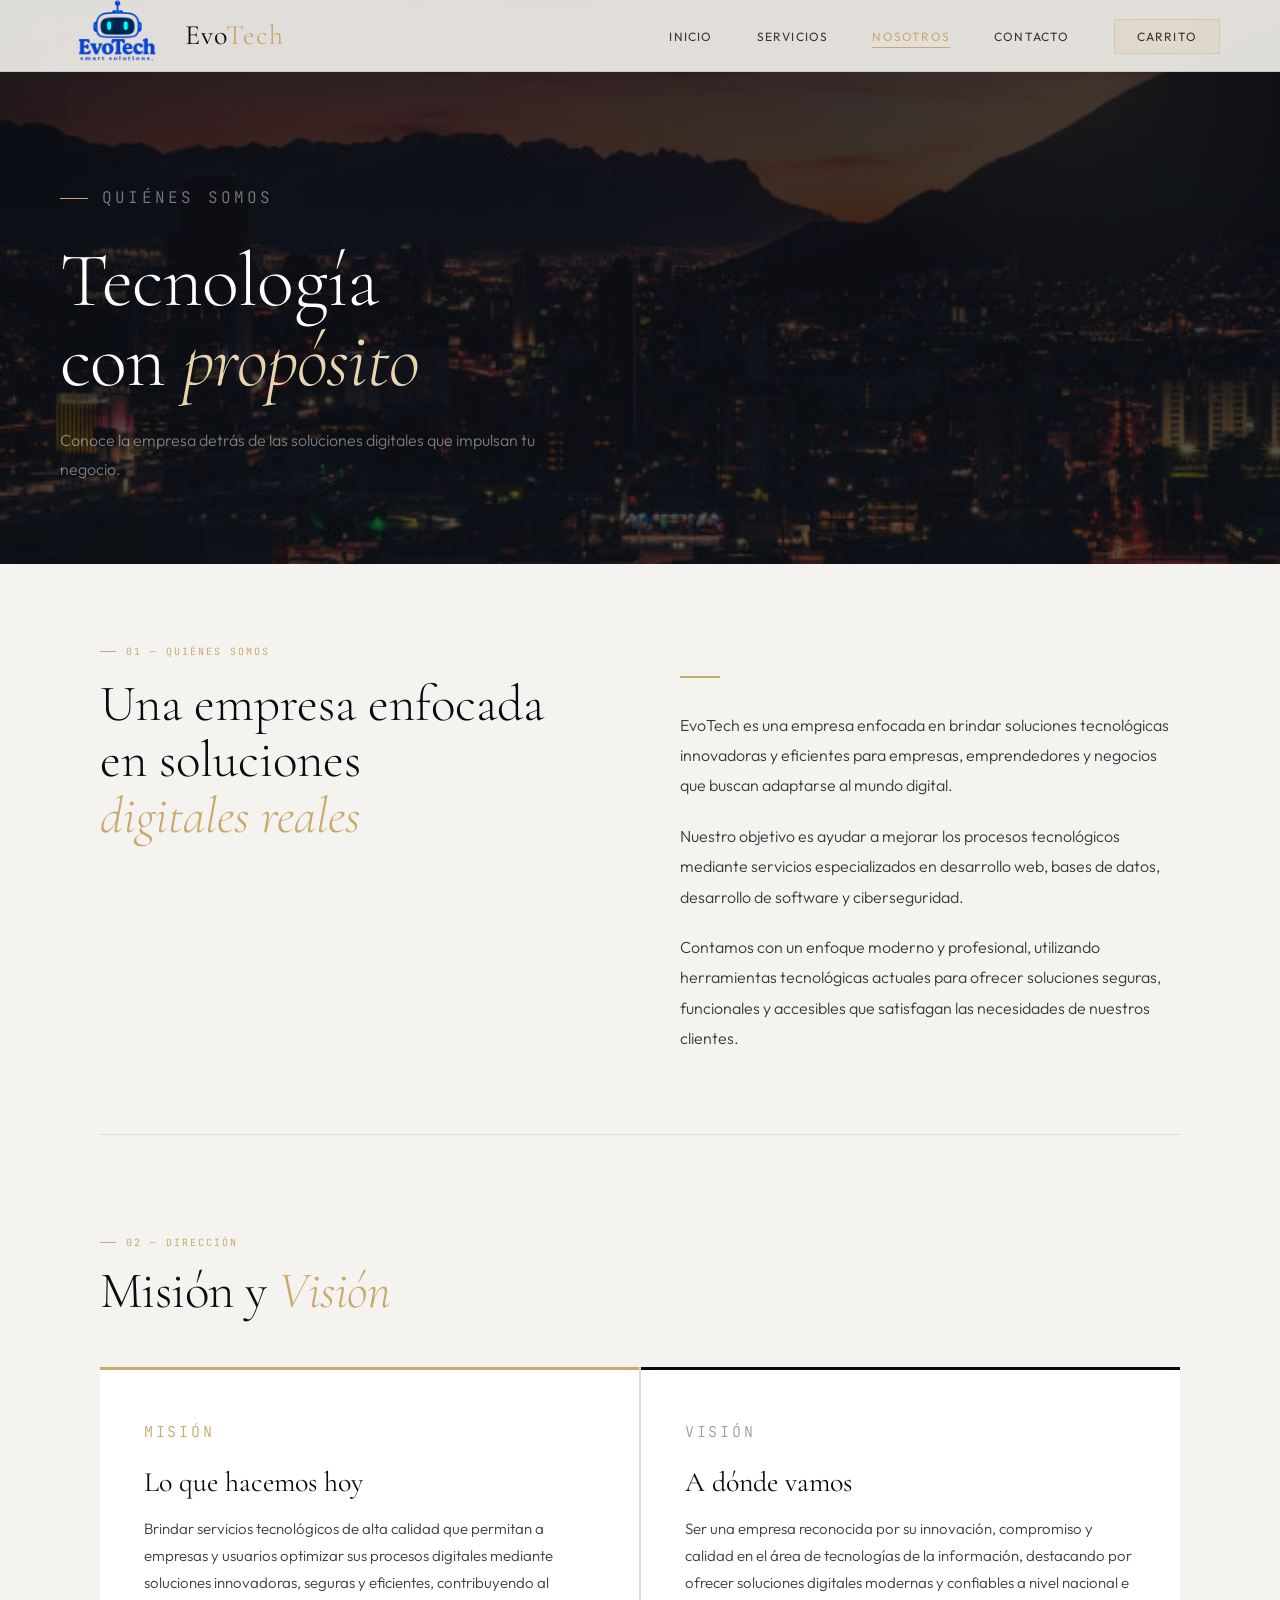
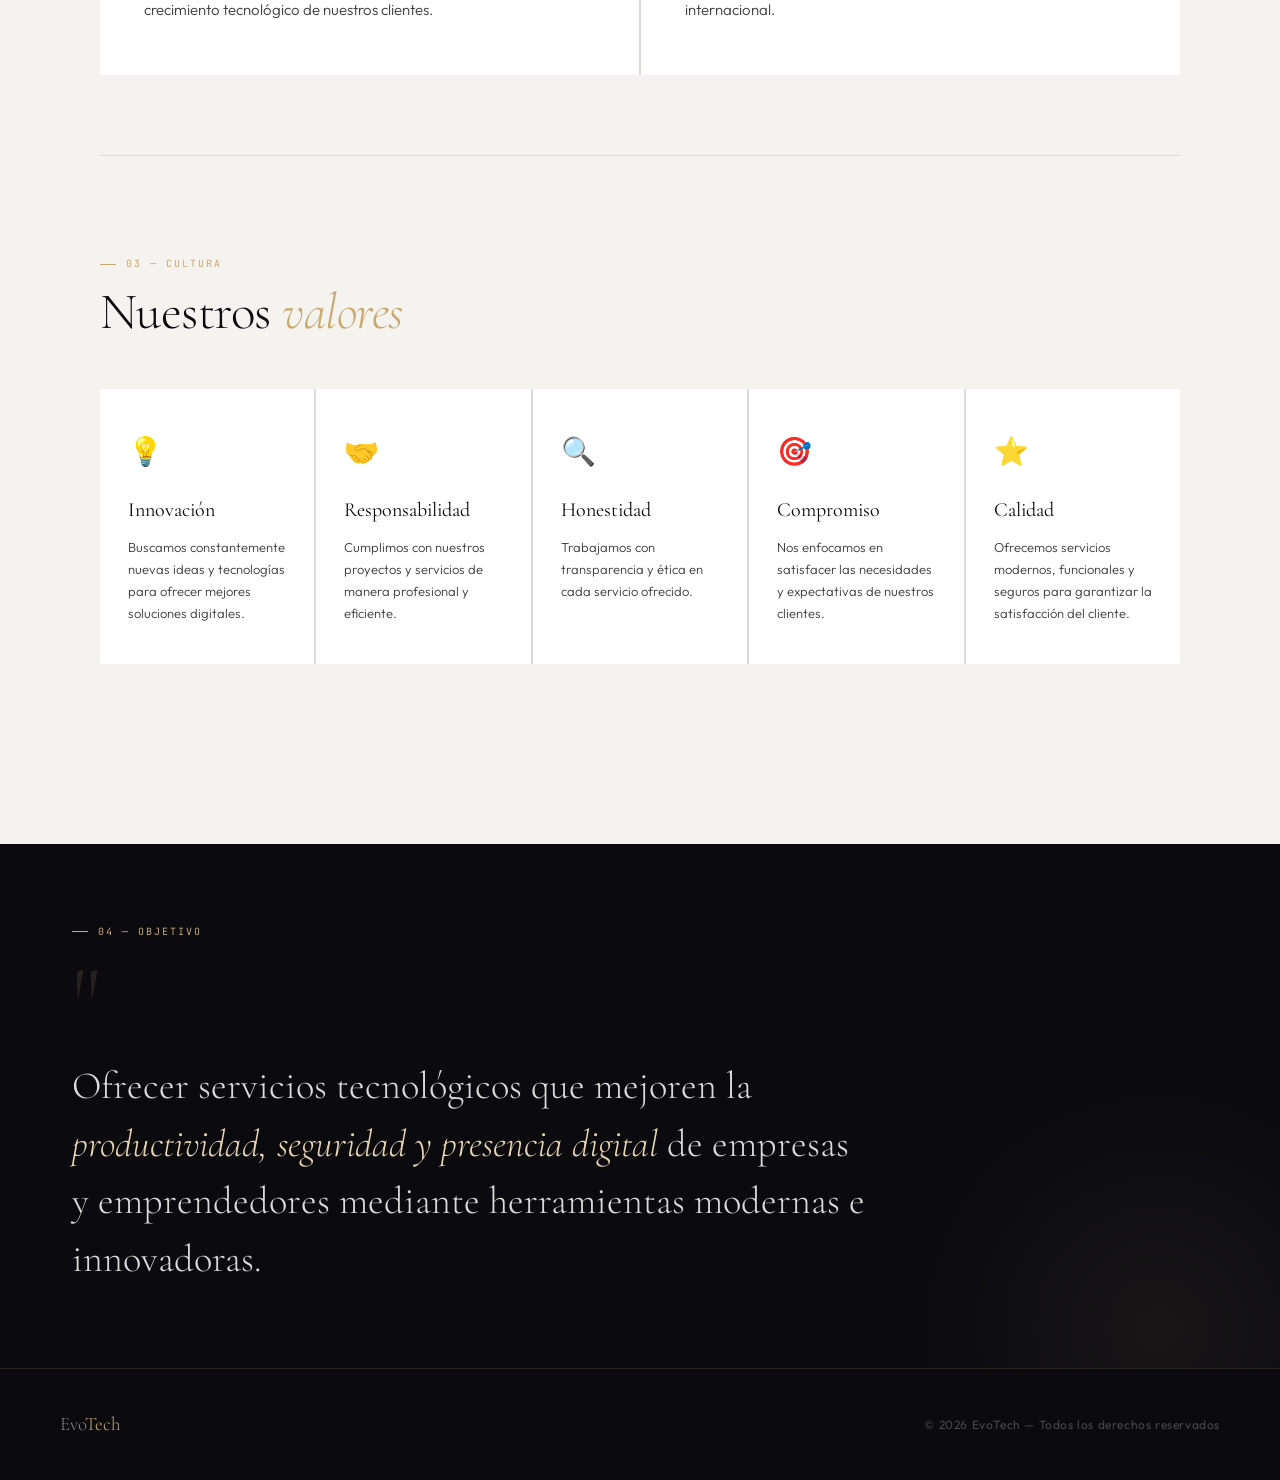
<file: nosotros.html>
<!DOCTYPE html>
<html lang="es-MX">
<head>
<meta charset="UTF-8">
<meta name="viewport" content="width=device-width, initial-scale=1.0">
<title>Sobre Nosotros — EvoTech</title>
<link rel="preconnect" href="https://fonts.googleapis.com">
<link href="https://fonts.googleapis.com/css2?family=Cormorant+Garamond:ital,wght@0,300;0,400;0,500;1,300;1,400&family=Outfit:wght@300;400;500;600&family=JetBrains+Mono:wght@400;500&display=swap" rel="stylesheet">
<link rel="stylesheet" href="styles.css">
<style>
  .content-wrap { padding: 80px 60px; max-width: 1200px; margin: 0 auto; }

  .who-grid {
    display: grid; grid-template-columns: 1fr 1fr;
    gap: 80px; align-items: start; margin-bottom: 100px;
    padding-bottom: 80px; border-bottom: 1px solid var(--border);
  }
  .who-left { position: sticky; top: 100px; }
  .who-left h2 {
    font-family: var(--font-display); font-size: clamp(36px, 4vw, 56px);
    font-weight: 300; line-height: 1.1; color: var(--ink); margin-top: 16px;
  }
  .who-left h2 em { font-style: italic; color: var(--gold); }
  .who-right p {
    font-size: 16px; font-weight: 300; color: var(--ink-80);
    line-height: 1.9; margin-bottom: 20px;
  }
  .who-right p:last-of-type { margin-bottom: 0; }
  .gold-bar { width: 40px; height: 2px; background: var(--gold); margin: 32px 0; }

  .mv-section { margin-bottom: 100px; padding-bottom: 80px; border-bottom: 1px solid var(--border); }
  .mv-grid { display: grid; grid-template-columns: 1fr 1fr; gap: 2px; background: var(--border); margin-top: 48px; }
  .mv-card {
    background: var(--white); padding: 52px 44px;
    position: relative; overflow: hidden;
  }
  .mv-card::before {
    content: ''; position: absolute; top: 0; left: 0;
    width: 100%; height: 3px;
  }
  .mv-card.mision::before { background: var(--gold); }
  .mv-card.vision::before { background: var(--ink); }
  .mv-card-tag {
    font-family: var(--font-mono); font-size: 10px;
    letter-spacing: 0.18em; text-transform: uppercase;
    margin-bottom: 20px;
  }
  .mv-card.mision .mv-card-tag { color: var(--gold); }
  .mv-card.vision .mv-card-tag { color: var(--ink-40); }
  .mv-card h3 {
    font-family: var(--font-display); font-size: 28px; font-weight: 400;
    color: var(--ink); margin-bottom: 16px; line-height: 1.2;
  }
  .mv-card p { font-size: 15px; font-weight: 300; color: var(--ink-80); line-height: 1.8; }

  .values-section { margin-bottom: 100px; }
  .values-grid {
    display: grid; grid-template-columns: repeat(5, 1fr);
    gap: 2px; background: var(--border); margin-top: 48px;
  }
  .valor {
    background: var(--white); padding: 40px 28px;
    transition: all 0.4s var(--ease-out); position: relative; overflow: hidden;
  }
  .valor::after {
    content: ''; position: absolute; bottom: 0; left: 0;
    width: 0; height: 2px; background: var(--gold);
    transition: width 0.4s var(--ease-out);
  }
  .valor:hover { background: var(--canvas-2); }
  .valor:hover::after { width: 100%; }
  .valor-icon { font-size: 28px; margin-bottom: 20px; }
  .valor h4 { font-family: var(--font-display); font-size: 20px; font-weight: 400; color: var(--ink); margin-bottom: 10px; }
  .valor p { font-size: 13px; font-weight: 300; color: var(--ink-80); line-height: 1.7; }

  .objective-banner {
    background: var(--ink); padding: 80px 72px;
    position: relative; overflow: hidden;
  }
  .objective-banner::before {
    content: ''; position: absolute;
    bottom: -40%; right: -10%;
    width: 500px; height: 500px;
    background: radial-gradient(circle, rgba(201,169,110,0.07) 0%, transparent 70%);
  }
  .objective-banner .quote {
    font-family: var(--font-display);
    font-size: clamp(24px, 3vw, 40px); font-weight: 300;
    color: rgba(255,255,255,0.85); line-height: 1.5;
    max-width: 800px; position: relative;
  }
  .objective-banner .quote em { font-style: italic; color: var(--gold-light); }
  .objective-banner .quote::before {
    content: '"';
    display: block;
    font-family: var(--font-display);
    font-size: 100px; line-height: 0.7;
    color: rgba(201,169,110,0.15);
    margin-bottom: 20px;
  }

  @media (max-width: 900px) {
    .content-wrap { padding: 60px 24px; }
    .who-grid { grid-template-columns: 1fr; gap: 40px; margin-bottom: 60px; }
    .who-left { position: static; }
    .mv-grid { grid-template-columns: 1fr; }
    .values-grid { grid-template-columns: 1fr 1fr; }
    .objective-banner { padding: 60px 28px; }
  }
  @media (max-width: 640px) {
    .values-grid { grid-template-columns: 1fr; }
  }
</style>
</head>
<body>

<nav class="nav">
  <a href="index.html" class="nav-logo">
    <img src="imagenes/logo.png" alt="EvoTech">
    <span class="nav-wordmark">Evo<span>Tech</span></span>
  </a>
  <ul class="nav-links">
    <li><a href="index.html">Inicio</a></li>
    <li><a href="servicios.html">Servicios</a></li>
    <li><a href="nosotros.html" class="active">Nosotros</a></li>
    <li><a href="contacto.html">Contacto</a></li>
    <li><a href="carrito.html" class="nav-cart-btn">Carrito</a></li>
  </ul>
</nav>

<header class="page-hero page-hero-nosotros">
  <p class="page-hero-tag">Quiénes somos</p>
  <h1>Tecnología<br>con <em>propósito</em></h1>
  <p>Conoce la empresa detrás de las soluciones digitales que impulsan tu negocio.</p>
</header>

<main>
  <div class="content-wrap">
 
    <section class="who-grid">
      <div class="who-left">
        <p class="sec-tag">01 — Quiénes somos</p>
        <h2>Una empresa enfocada en soluciones<br><em>digitales reales</em></h2>
      </div>
      <div class="who-right">
        <div class="gold-bar"></div>
        <p>EvoTech es una empresa enfocada en brindar soluciones tecnológicas innovadoras y eficientes para empresas, emprendedores y negocios que buscan adaptarse al mundo digital.</p>
        <p>Nuestro objetivo es ayudar a mejorar los procesos tecnológicos mediante servicios especializados en desarrollo web, bases de datos, desarrollo de software y ciberseguridad.</p>
        <p>Contamos con un enfoque moderno y profesional, utilizando herramientas tecnológicas actuales para ofrecer soluciones seguras, funcionales y accesibles que satisfagan las necesidades de nuestros clientes.</p>
      </div>
    </section>
 
    <section class="mv-section">
      <p class="sec-tag">02 — Dirección</p>
      <p class="sec-title">Misión y <em>Visión</em></p>
      <div class="mv-grid">
        <div class="mv-card mision">
          <p class="mv-card-tag">Misión</p>
          <h3>Lo que hacemos hoy</h3>
          <p>Brindar servicios tecnológicos de alta calidad que permitan a empresas y usuarios optimizar sus procesos digitales mediante soluciones innovadoras, seguras y eficientes, contribuyendo al crecimiento tecnológico de nuestros clientes.</p>
        </div>
        <div class="mv-card vision">
          <p class="mv-card-tag">Visión</p>
          <h3>A dónde vamos</h3>
          <p>Ser una empresa reconocida por su innovación, compromiso y calidad en el área de tecnologías de la información, destacando por ofrecer soluciones digitales modernas y confiables a nivel nacional e internacional.</p>
        </div>
      </div>
    </section>

    <section class="values-section">
      <p class="sec-tag">03 — Cultura</p>
      <p class="sec-title">Nuestros <em>valores</em></p>
      <div class="values-grid">
        <div class="valor"><div class="valor-icon">💡</div><h4>Innovación</h4><p>Buscamos constantemente nuevas ideas y tecnologías para ofrecer mejores soluciones digitales.</p></div>
        <div class="valor"><div class="valor-icon">🤝</div><h4>Responsabilidad</h4><p>Cumplimos con nuestros proyectos y servicios de manera profesional y eficiente.</p></div>
        <div class="valor"><div class="valor-icon">🔍</div><h4>Honestidad</h4><p>Trabajamos con transparencia y ética en cada servicio ofrecido.</p></div>
        <div class="valor"><div class="valor-icon">🎯</div><h4>Compromiso</h4><p>Nos enfocamos en satisfacer las necesidades y expectativas de nuestros clientes.</p></div>
        <div class="valor"><div class="valor-icon">⭐</div><h4>Calidad</h4><p>Ofrecemos servicios modernos, funcionales y seguros para garantizar la satisfacción del cliente.</p></div>
      </div>
    </section>

  </div>
  
  <div class="objective-banner">
    <p class="sec-tag" style="color:var(--gold); margin-bottom:28px;">04 — Objetivo</p>
    <p class="quote">Ofrecer servicios tecnológicos que mejoren la <em>productividad, seguridad y presencia digital</em> de empresas y emprendedores mediante herramientas modernas e innovadoras.</p>
  </div>
</main>

<footer class="site-footer">
  <span class="footer-brand">Evo<span>Tech</span></span>
  <span class="footer-copy">© 2026 EvoTech — Todos los derechos reservados</span>
</footer>

</body>
</html>
</file>
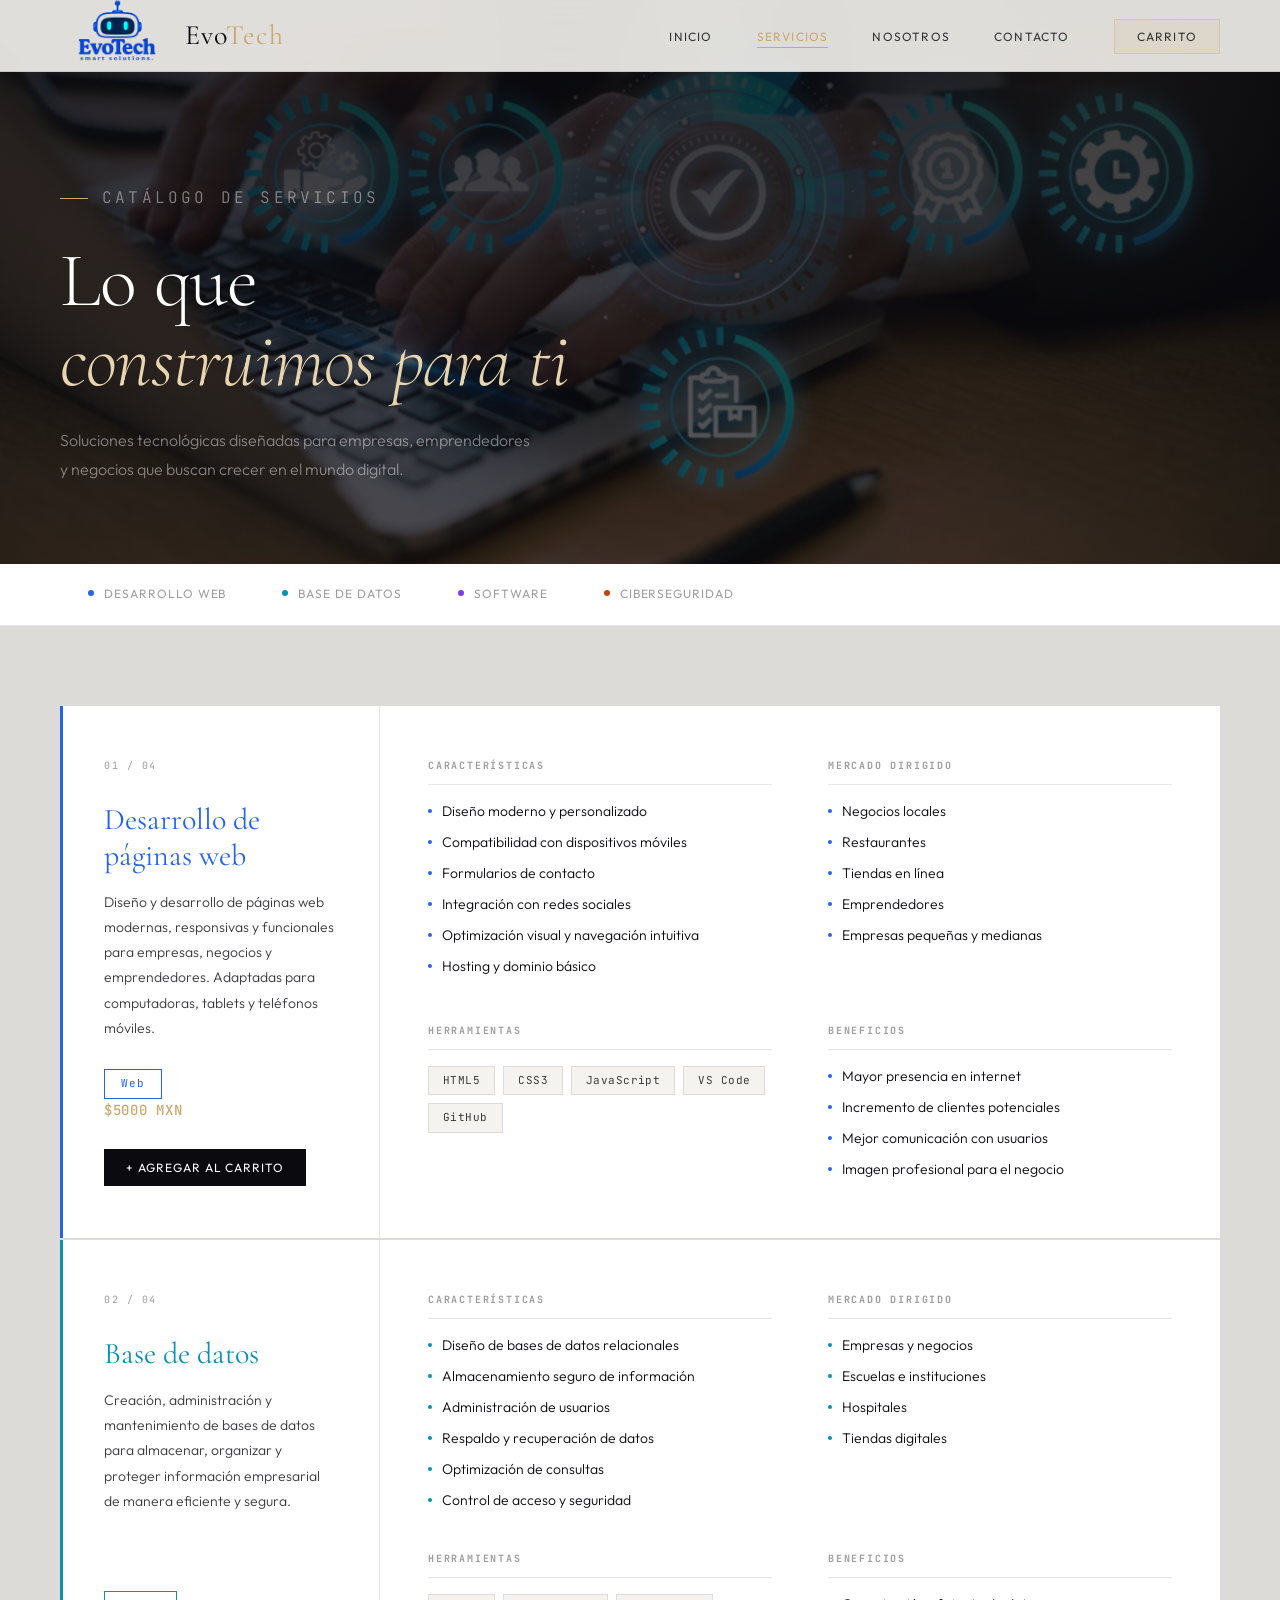
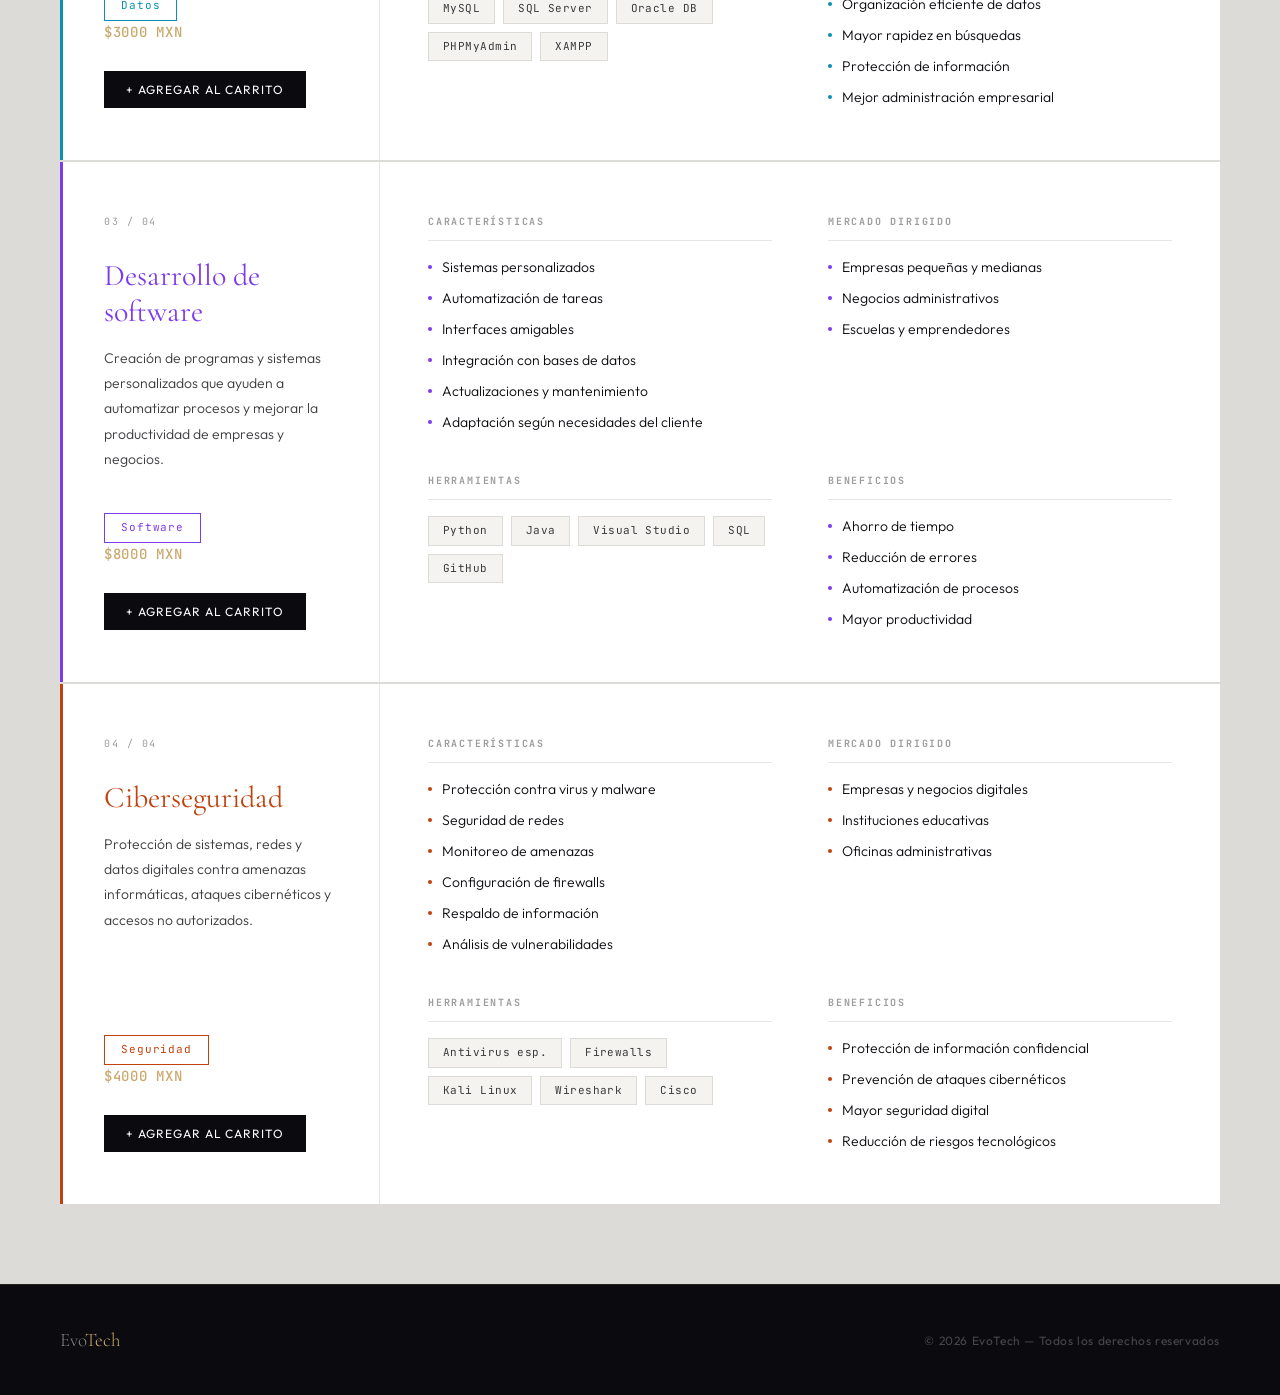
<file: servicios.html>
<!DOCTYPE html>
<html lang="es-MX">
<head>
<meta charset="UTF-8">
<meta name="viewport" content="width=device-width, initial-scale=1.0">
<title>Servicios — EvoTech</title>
<link rel="preconnect" href="https://fonts.googleapis.com">
<link href="https://fonts.googleapis.com/css2?family=Cormorant+Garamond:ital,wght@0,300;0,400;0,500;1,300;1,400&family=Outfit:wght@300;400;500;600&family=JetBrains+Mono:wght@400;500&display=swap" rel="stylesheet">
<link rel="stylesheet" href="styles.css">
<style>
  :root {
    --acc-web: #2563eb; --acc-db: #0891b2;
    --acc-sw: #7c3aed; --acc-cy: #c2410c;
  }

  .svc-tabs {
    background: var(--white);
    border-bottom: 1px solid var(--border);
    display: flex; gap: 0; overflow-x: auto;
    padding: 0 60px; position: sticky; top: 72px; z-index: 100;
  }
  .svc-tab {
    display: flex; align-items: center; gap: 10px;
    padding: 20px 28px; font-size: 12px; font-weight: 400;
    letter-spacing: 0.08em; text-transform: uppercase;
    color: var(--ink-40); text-decoration: none;
    border-bottom: 2px solid transparent; white-space: nowrap;
    transition: color 0.2s, border-color 0.2s;
  }
  .svc-tab:hover { color: var(--ink-80); }
  .svc-tab .dot { width: 6px; height: 6px; border-radius: 50%; flex-shrink: 0; }

  .services-wrap { padding: 80px 60px; display: flex; flex-direction: column; gap: 2px; background: var(--border); }

  .service-block {
    display: grid; grid-template-columns: 320px 1fr;
    background: var(--white); overflow: hidden;
  }

  .service-aside {
    padding: 52px 44px;
    border-right: 1px solid var(--border);
    display: flex; flex-direction: column;
    position: relative; overflow: hidden;
  }
  .service-aside::before {
    content: ''; position: absolute;
    top: 0; left: 0; width: 3px; height: 100%;
  }
  .s-web .service-aside::before { background: var(--acc-web); }
  .s-db  .service-aside::before { background: var(--acc-db); }
  .s-sw  .service-aside::before { background: var(--acc-sw); }
  .s-cy  .service-aside::before { background: var(--acc-cy); }

  .svc-num {
    font-family: var(--font-mono); font-size: 10px;
    letter-spacing: 0.15em; color: var(--ink-40); margin-bottom: 28px;
  }
  .service-aside h2 {
    font-family: var(--font-display); font-size: 30px; font-weight: 400;
    line-height: 1.2; margin-bottom: 16px;
  }
  .s-web .service-aside h2 { color: var(--acc-web); }
  .s-db  .service-aside h2 { color: var(--acc-db); }
  .s-sw  .service-aside h2 { color: var(--acc-sw); }
  .s-cy  .service-aside h2 { color: var(--acc-cy); }

  .service-aside .desc {
    font-size: 14px; font-weight: 300; color: var(--ink-80);
    line-height: 1.8; flex: 1;
  }

  .svc-tag {
    margin-top: 28px; align-self: flex-start;
    display: inline-block; padding: 5px 16px;
    font-family: var(--font-mono); font-size: 11px; letter-spacing: 0.08em;
    border: 1px solid; border-radius: 0;
  }
  .s-web .svc-tag { border-color: var(--acc-web); color: var(--acc-web); }
  .s-db  .svc-tag { border-color: var(--acc-db);  color: var(--acc-db); }
  .s-sw  .svc-tag { border-color: var(--acc-sw);  color: var(--acc-sw); }
  .s-cy  .svc-tag { border-color: var(--acc-cy);  color: var(--acc-cy); }

  .svc-price {
    display: block;
    font-family: var(--font-mono);
    font-size: 14px;
    font-weight: 500;
    color: var(--gold);
    margin-bottom: 12px;
    letter-spacing: 0.05em;
  }

  .btn-cart {
    margin-top: 16px; align-self: flex-start;
    display: inline-flex; align-items: center; gap: 8px;
    padding: 11px 22px; background: var(--ink); color: var(--white);
    font-family: var(--font-body); font-size: 12px; font-weight: 400;
    letter-spacing: 0.08em; text-transform: uppercase;
    border: none; cursor: pointer; transition: background 0.2s;
  }
  .btn-cart:hover { background: var(--gold); }

  .service-detail {
    padding: 52px 48px;
    display: grid; grid-template-columns: 1fr 1fr;
    gap: 40px 56px;
  }

  .detail-block h3 {
    font-family: var(--font-mono); font-size: 10px;
    letter-spacing: 0.18em; text-transform: uppercase;
    color: var(--ink-40); margin-bottom: 16px;
    padding-bottom: 10px; border-bottom: 1px solid var(--border);
  }
  .detail-block ul { list-style: none; display: flex; flex-direction: column; gap: 10px; }
  .detail-block ul li {
    font-size: 14px; color: var(--ink); font-weight: 300;
    display: flex; align-items: flex-start; gap: 10px; line-height: 1.5;
  }
  .detail-block ul li::before {
    content: ''; width: 4px; height: 4px; border-radius: 50%;
    flex-shrink: 0; margin-top: 8px;
  }
  .s-web .detail-block ul li::before { background: var(--acc-web); }
  .s-db  .detail-block ul li::before { background: var(--acc-db); }
  .s-sw  .detail-block ul li::before { background: var(--acc-sw); }
  .s-cy  .detail-block ul li::before { background: var(--acc-cy); }

  .tools-wrap { display: flex; flex-wrap: wrap; gap: 8px; }
  .tool {
    padding: 5px 14px;
    font-family: var(--font-mono); font-size: 11px;
    border: 1px solid var(--border); color: var(--ink-80);
    background: var(--canvas); letter-spacing: 0.04em;
  }

  @media (max-width: 1000px) {
    .service-block { grid-template-columns: 1fr; }
    .service-aside { border-right: none; border-bottom: 1px solid var(--border); padding: 36px 28px; }
    .service-detail { grid-template-columns: 1fr; padding: 36px 28px; }
    .svc-tabs { padding: 0 24px; }
    .services-wrap { padding: 60px 24px; }
  }
</style>
</head>
<body>

<nav class="nav">
  <a href="index.html" class="nav-logo">
    <img src="imagenes/logo.png" alt="EvoTech">
    <span class="nav-wordmark">Evo<span>Tech</span></span>
  </a>
  <ul class="nav-links">
    <li><a href="index.html">Inicio</a></li>
    <li><a href="servicios.html" class="active">Servicios</a></li>
    <li><a href="nosotros.html">Nosotros</a></li>
    <li><a href="contacto.html">Contacto</a></li>
    <li><a href="carrito.html" class="nav-cart-btn">Carrito</a></li>
  </ul>
</nav>

<header class="page-hero page-hero-servicios">
  <p class="page-hero-tag">Catálogo de servicios</p>
  <h1>Lo que<br><em>construimos para ti</em></h1>
  <p>Soluciones tecnológicas diseñadas para empresas, emprendedores y negocios que buscan crecer en el mundo digital.</p>
</header>

<nav class="svc-tabs" aria-label="Servicios">
  <a href="#web" class="svc-tab"><span class="dot" style="background:var(--acc-web)"></span>Desarrollo Web</a>
  <a href="#db"  class="svc-tab"><span class="dot" style="background:var(--acc-db)"></span>Base de Datos</a>
  <a href="#sw"  class="svc-tab"><span class="dot" style="background:var(--acc-sw)"></span>Software</a>
  <a href="#cy"  class="svc-tab"><span class="dot" style="background:var(--acc-cy)"></span>Ciberseguridad</a>
</nav>

<main class="services-wrap">
 
  <section class="service-block s-web" id="web">
    <div class="service-aside">
      <span class="svc-num">01 / 04</span>
      <h2>Desarrollo de páginas web</h2>
      <p class="desc">Diseño y desarrollo de páginas web modernas, responsivas y funcionales para empresas, negocios y emprendedores. Adaptadas para computadoras, tablets y teléfonos móviles.</p>
      <span class="svc-tag">Web</span>
      <span class="svc-price">$5000 MXN</span>
      <button class="btn-cart" onclick="agregarAlCarrito('Desarrollo de páginas web', 5000, 'Web')">+ Agregar al carrito</button>
    </div>
    <div class="service-detail">
      <div class="detail-block">
        <h3>Características</h3>
        <ul>
          <li>Diseño moderno y personalizado</li>
          <li>Compatibilidad con dispositivos móviles</li>
          <li>Formularios de contacto</li>
          <li>Integración con redes sociales</li>
          <li>Optimización visual y navegación intuitiva</li>
          <li>Hosting y dominio básico</li>
        </ul>
      </div>
      <div class="detail-block">
        <h3>Mercado dirigido</h3>
        <ul>
          <li>Negocios locales</li>
          <li>Restaurantes</li>
          <li>Tiendas en línea</li>
          <li>Emprendedores</li>
          <li>Empresas pequeñas y medianas</li>
        </ul>
      </div>
      <div class="detail-block">
        <h3>Herramientas</h3>
        <div class="tools-wrap">
          <span class="tool">HTML5</span><span class="tool">CSS3</span>
          <span class="tool">JavaScript</span><span class="tool">VS Code</span><span class="tool">GitHub</span>
        </div>
      </div>
      <div class="detail-block">
        <h3>Beneficios</h3>
        <ul>
          <li>Mayor presencia en internet</li>
          <li>Incremento de clientes potenciales</li>
          <li>Mejor comunicación con usuarios</li>
          <li>Imagen profesional para el negocio</li>
        </ul>
      </div>
    </div>
  </section>

  <section class="service-block s-db" id="db">
    <div class="service-aside">
      <span class="svc-num">02 / 04</span>
      <h2>Base de datos</h2>
      <p class="desc">Creación, administración y mantenimiento de bases de datos para almacenar, organizar y proteger información empresarial de manera eficiente y segura.</p>
      <span class="svc-tag">Datos</span>
      <span class="svc-price">$3000 MXN</span>
      <button class="btn-cart" onclick="agregarAlCarrito('Base de datos', 3000, 'Datos')">+ Agregar al carrito</button>
    </div>
    <div class="service-detail">
      <div class="detail-block">
        <h3>Características</h3>
        <ul>
          <li>Diseño de bases de datos relacionales</li>
          <li>Almacenamiento seguro de información</li>
          <li>Administración de usuarios</li>
          <li>Respaldo y recuperación de datos</li>
          <li>Optimización de consultas</li>
          <li>Control de acceso y seguridad</li>
        </ul>
      </div>
      <div class="detail-block">
        <h3>Mercado dirigido</h3>
        <ul>
          <li>Empresas y negocios</li>
          <li>Escuelas e instituciones</li>
          <li>Hospitales</li>
          <li>Tiendas digitales</li>
        </ul>
      </div>
      <div class="detail-block">
        <h3>Herramientas</h3>
        <div class="tools-wrap">
          <span class="tool">MySQL</span><span class="tool">SQL Server</span>
          <span class="tool">Oracle DB</span><span class="tool">PHPMyAdmin</span><span class="tool">XAMPP</span>
        </div>
      </div>
      <div class="detail-block">
        <h3>Beneficios</h3>
        <ul>
          <li>Organización eficiente de datos</li>
          <li>Mayor rapidez en búsquedas</li>
          <li>Protección de información</li>
          <li>Mejor administración empresarial</li>
        </ul>
      </div>
    </div>
  </section>

  <section class="service-block s-sw" id="sw">
    <div class="service-aside">
      <span class="svc-num">03 / 04</span>
      <h2>Desarrollo de software</h2>
      <p class="desc">Creación de programas y sistemas personalizados que ayuden a automatizar procesos y mejorar la productividad de empresas y negocios.</p>
      <span class="svc-tag">Software</span>
      <span class="svc-price">$8000 MXN</span>
      <button class="btn-cart" onclick="agregarAlCarrito('Desarrollo de software', 8000, 'Software')">+ Agregar al carrito</button>
    </div>
    <div class="service-detail">
      <div class="detail-block">
        <h3>Características</h3>
        <ul>
          <li>Sistemas personalizados</li>
          <li>Automatización de tareas</li>
          <li>Interfaces amigables</li>
          <li>Integración con bases de datos</li>
          <li>Actualizaciones y mantenimiento</li>
          <li>Adaptación según necesidades del cliente</li>
        </ul>
      </div>
      <div class="detail-block">
        <h3>Mercado dirigido</h3>
        <ul>
          <li>Empresas pequeñas y medianas</li>
          <li>Negocios administrativos</li>
          <li>Escuelas y emprendedores</li>
        </ul>
      </div>
      <div class="detail-block">
        <h3>Herramientas</h3>
        <div class="tools-wrap">
          <span class="tool">Python</span><span class="tool">Java</span>
          <span class="tool">Visual Studio</span><span class="tool">SQL</span><span class="tool">GitHub</span>
        </div>
      </div>
      <div class="detail-block">
        <h3>Beneficios</h3>
        <ul>
          <li>Ahorro de tiempo</li>
          <li>Reducción de errores</li>
          <li>Automatización de procesos</li>
          <li>Mayor productividad</li>
        </ul>
      </div>
    </div>
  </section>

  <section class="service-block s-cy" id="cy">
    <div class="service-aside">
      <span class="svc-num">04 / 04</span>
      <h2>Ciberseguridad</h2>
      <p class="desc">Protección de sistemas, redes y datos digitales contra amenazas informáticas, ataques cibernéticos y accesos no autorizados.</p>
      <span class="svc-tag">Seguridad</span>
      <span class="svc-price">$4000 MXN</span>
      <button class="btn-cart" onclick="agregarAlCarrito('Ciberseguridad', 4000, 'Seguridad')">+ Agregar al carrito</button>
    </div>
    <div class="service-detail">
      <div class="detail-block">
        <h3>Características</h3>
        <ul>
          <li>Protección contra virus y malware</li>
          <li>Seguridad de redes</li>
          <li>Monitoreo de amenazas</li>
          <li>Configuración de firewalls</li>
          <li>Respaldo de información</li>
          <li>Análisis de vulnerabilidades</li>
        </ul>
      </div>
      <div class="detail-block">
        <h3>Mercado dirigido</h3>
        <ul>
          <li>Empresas y negocios digitales</li>
          <li>Instituciones educativas</li>
          <li>Oficinas administrativas</li>
        </ul>
      </div>
      <div class="detail-block">
        <h3>Herramientas</h3>
        <div class="tools-wrap">
          <span class="tool">Antivirus esp.</span><span class="tool">Firewalls</span>
          <span class="tool">Kali Linux</span><span class="tool">Wireshark</span><span class="tool">Cisco</span>
        </div>
      </div>
      <div class="detail-block">
        <h3>Beneficios</h3>
        <ul>
          <li>Protección de información confidencial</li>
          <li>Prevención de ataques cibernéticos</li>
          <li>Mayor seguridad digital</li>
          <li>Reducción de riesgos tecnológicos</li>
        </ul>
      </div>
    </div>
  </section>

</main>

<footer class="site-footer">
  <span class="footer-brand">Evo<span>Tech</span></span>
  <span class="footer-copy">© 2026 EvoTech — Todos los derechos reservados</span>
</footer>

<script>
function agregarAlCarrito(nombre, precio, tag) {
  let carrito = JSON.parse(sessionStorage.getItem('evotech_carrito') || '[]');
  carrito.push({ nombre, precio, tag });
  sessionStorage.setItem('evotech_carrito', JSON.stringify(carrito));
  const btn = event.target;
  btn.textContent = '✓ Agregado';
  btn.style.background = 'var(--gold)';
  setTimeout(() => { btn.textContent = '+ Agregar al carrito'; btn.style.background = ''; }, 2000);
}
</script>
</body>
</html>
</file>
<file: styles.css>
@import url('https://fonts.googleapis.com/css2?family=Cormorant+Garamond:ital,wght@0,300;0,400;0,500;1,300;1,400&family=Outfit:wght@300;400;500;600&family=JetBrains+Mono:wght@400;500&display=swap');

:root {
  --ink:         #0a0a0f;
  --ink-80:      rgba(10,10,15,0.8);
  --ink-40:      rgba(10,10,15,0.4);
  --ink-12:      rgba(10,10,15,0.12);
  --canvas:      #f5f3ef;
  --canvas-2:    #eeece7;
  --white:       #ffffff;
  --gold:        #c9a96e;
  --gold-light:  #e8d5b0;
  --gold-pale:   rgba(201,169,110,0.12);
  --blue-accent: #1a3a5c;
  --border:      rgba(10,10,15,0.1);
  --border-gold: rgba(201,169,110,0.35);

  --font-display: 'Cormorant Garamond', Georgia, serif;
  --font-body:    'Outfit', sans-serif;
  --font-mono:    'JetBrains Mono', monospace;

  --ease-out: cubic-bezier(0.16, 1, 0.3, 1);
}

*, *::before, *::after { margin: 0; padding: 0; box-sizing: border-box; }
html { scroll-behavior: smooth; }

body {
  font-family: var(--font-body);
  background: var(--canvas);
  color: var(--ink);
  line-height: 1.6;
  -webkit-font-smoothing: antialiased;
  overflow-x: hidden;
}

.nav {
  position: fixed; top: 0; width: 100%; z-index: 500;
  padding: 0 60px; height: 72px;
  display: flex; align-items: center; justify-content: space-between;
  background: rgba(245,243,239,0.9);
  backdrop-filter: blur(24px) saturate(1.5);
  -webkit-backdrop-filter: blur(24px) saturate(1.5);
  border-bottom: 1px solid var(--border);
}

.nav-logo { display: flex; align-items: center; gap: 10px; text-decoration: none; }
.nav-logo img { height: 115px; width: auto; object-fit: contain; }
.nav-wordmark {
  font-family: var(--font-display);
  font-size: 28px; font-weight: 400; color: var(--ink); letter-spacing: 0.04em;
}
.nav-wordmark span { color: var(--gold); }

.nav-links { display: flex; align-items: center; list-style: none; gap: 44px; }
.nav-links li a {
  font-size: 12px; font-weight: 400; letter-spacing: 0.1em;
  text-transform: uppercase; text-decoration: none; color: var(--ink-80);
  position: relative; transition: color 0.25s;
}
.nav-links li a::after {
  content: ''; position: absolute; bottom: -4px; left: 0;
  width: 0; height: 1px; background: var(--gold);
  transition: width 0.3s var(--ease-out);
}
.nav-links li a:hover { color: var(--ink); }
.nav-links li a:hover::after { width: 100%; }
.nav-links li a.active { color: var(--gold); }
.nav-links li a.active::after { width: 100%; }

.nav-cart-btn {
  font-size: 12px; font-weight: 400; letter-spacing: 0.1em;
  text-transform: uppercase; text-decoration: none; color: var(--ink);
  padding: 9px 22px; border: 1px solid var(--border-gold);
  background: var(--gold-pale); transition: all 0.25s;
}
.nav-cart-btn:hover { background: var(--gold); color: var(--white); border-color: var(--gold); }

.page-hero {
  padding: 160px 60px 80px;
  background: var(--ink);
  position: relative; overflow: hidden;
}
.page-hero.page-hero-contact {
  background: linear-gradient(180deg, rgba(10,10,15,0.85), rgba(10,10,15,0.65)), url("imagenes/imagen_manos.jpg") center/cover no-repeat;
}
.page-hero.page-hero-index {
  background: linear-gradient(180deg, rgba(10,10,15,0.85), rgba(10,10,15,0.65)), url("imagenes/inicio.jpg") center/cover no-repeat;
}
.page-hero.page-hero-servicios {
  background: linear-gradient(180deg, rgba(10,10,15,0.85), rgba(10,10,15,0.65)), url("imagenes/servicios.jpg") center/cover no-repeat;
}
.page-hero.page-hero-nosotros {
  background: linear-gradient(180deg, rgba(10,10,15,0.85), rgba(10,10,15,0.65)), url("imagenes/imagen_nosotros.jpg") center/cover no-repeat;
}
.page-hero.page-hero-carrito {
  background: linear-gradient(180deg, rgba(10,10,15,0.85), rgba(10,10,15,0.65)), url("imagenes/compras.jpg") center/cover no-repeat;
}
.page-hero::before {
  content: ''; position: absolute;
  top: -30%; right: -5%;
  width: 500px; height: 500px;
  background: radial-gradient(circle, rgba(201,169,110,0.07) 0%, transparent 70%);
  pointer-events: none;
}
.page-hero-tag {
  font-family: var(--font-mono); font-size: 11px;
  letter-spacing: 0.2em; text-transform: uppercase; color: var(--gold);
  margin-bottom: 28px; display: flex; align-items: center; gap: 14px;
}
.page-hero-tag::before {
  content: ''; display: inline-block; width: 28px; height: 1px; background: var(--gold);
}
.page-hero h1 {
  font-family: var(--font-display);
  font-size: clamp(44px, 6vw, 84px); font-weight: 300;
  color: var(--white); line-height: 1.05; letter-spacing: -0.01em;
  max-width: 680px;
}
.page-hero h1 em { font-style: italic; color: var(--gold-light); }
.page-hero p {
  margin-top: 24px; font-size: 16px; font-weight: 300;
  color: rgba(255,255,255,0.45); max-width: 480px; line-height: 1.8;
}

.sec-tag {
  font-family: var(--font-mono); font-size: 10px;
  letter-spacing: 0.2em; text-transform: uppercase; color: var(--gold);
  margin-bottom: 12px; display: flex; align-items: center; gap: 10px;
}
.sec-tag::before {
  content: ''; display: inline-block; width: 16px; height: 1px; background: var(--gold);
}
.sec-title {
  font-family: var(--font-display);
  font-size: clamp(30px, 4vw, 52px); font-weight: 300;
  line-height: 1.1; letter-spacing: -0.01em; color: var(--ink);
}
.sec-title em { font-style: italic; color: var(--gold); }

.btn-dark {
  display: inline-flex; align-items: center; gap: 10px;
  padding: 14px 32px; background: var(--ink); color: var(--white);
  text-decoration: none; font-size: 12px; font-weight: 500;
  letter-spacing: 0.12em; text-transform: uppercase;
  border: none; cursor: pointer; position: relative;
  font-family: var(--font-body);
  transition: background 0.3s var(--ease-out), padding 0.3s var(--ease-out);
  overflow: hidden;
}
.btn-dark::after {
  content: ''; position: absolute; bottom: 0; left: 0;
  width: 100%; height: 2px; background: var(--gold);
  transform: scaleX(0); transform-origin: left;
  transition: transform 0.3s var(--ease-out);
}
.btn-dark:hover { background: var(--blue-accent); padding-right: 40px; }
.btn-dark:hover::after { transform: scaleX(1); }

.btn-outline {
  display: inline-flex; align-items: center; gap: 10px;
  padding: 13px 28px; background: transparent; color: var(--ink);
  text-decoration: none; font-size: 12px; font-weight: 400;
  letter-spacing: 0.12em; text-transform: uppercase;
  border: 1px solid var(--border); cursor: pointer;
  font-family: var(--font-body); transition: all 0.25s;
}
.btn-outline:hover { border-color: var(--gold); color: var(--gold); }

.btn-gold {
  display: inline-flex; align-items: center; gap: 10px;
  padding: 14px 32px; background: var(--gold); color: var(--white);
  text-decoration: none; font-size: 12px; font-weight: 500;
  letter-spacing: 0.12em; text-transform: uppercase;
  border: none; cursor: pointer;
  font-family: var(--font-body); transition: all 0.3s var(--ease-out);
}
.btn-gold:hover { background: #b8945a; transform: translateY(-2px); }

.card-premium {
  background: var(--white); border: 1px solid var(--border);
  padding: 36px 32px; position: relative;
  transition: all 0.4s var(--ease-out); overflow: hidden;
}
.card-premium::before {
  content: ''; position: absolute; top: 0; left: 0;
  width: 2px; height: 0; background: var(--gold);
  transition: height 0.4s var(--ease-out);
}
.card-premium:hover { transform: translateY(-4px); box-shadow: 0 20px 48px rgba(10,10,15,0.08); border-color: var(--border-gold); }
.card-premium:hover::before { height: 100%; }

.field { display: flex; flex-direction: column; gap: 8px; }
.field label {
  font-size: 11px; font-weight: 500; letter-spacing: 0.12em;
  text-transform: uppercase; color: var(--ink-80);
}
.field input, .field select, .field textarea {
  padding: 13px 16px;
  background: var(--canvas); border: 1px solid var(--border);
  font-family: var(--font-body); font-size: 15px; color: var(--ink);
  outline: none; transition: border-color 0.25s, box-shadow 0.25s;
  width: 100%; appearance: none; border-radius: 0;
}
.field input::placeholder, .field textarea::placeholder { color: var(--ink-40); }
.field input:focus, .field select:focus, .field textarea:focus {
  border-color: var(--gold); box-shadow: 0 0 0 3px var(--gold-pale); background: var(--white);
}
.field textarea { resize: vertical; min-height: 120px; }
.field select {
  cursor: pointer;
  background-image: url("data:image/svg+xml,%3Csvg xmlns='http://www.w3.org/2000/svg' width='12' height='7' viewBox='0 0 12 7'%3E%3Cpath d='M1 1l5 4.5L11 1' stroke='%230a0a0f' stroke-width='1.2' fill='none' stroke-linecap='round'/%3E%3C/svg%3E");
  background-repeat: no-repeat; background-position: right 16px center; padding-right: 40px;
}

.site-footer {
  background: var(--ink); padding: 40px 60px;
  display: flex; align-items: center; justify-content: space-between;
  border-top: 1px solid rgba(201,169,110,0.15);
}
.footer-brand { font-family: var(--font-display); font-size: 19px; font-weight: 300; color: rgba(255,255,255,0.5); }
.footer-brand span { color: var(--gold); }
.footer-copy { font-size: 12px; color: rgba(255,255,255,0.25); letter-spacing: 0.05em; }

@keyframes fadeUp {
  from { opacity: 0; transform: translateY(28px); }
  to   { opacity: 1; transform: translateY(0); }
}
.fade-up { animation: fadeUp 0.7s var(--ease-out) both; }
.fade-up:nth-child(1) { animation-delay: 0.00s; }
.fade-up:nth-child(2) { animation-delay: 0.08s; }
.fade-up:nth-child(3) { animation-delay: 0.16s; }
.fade-up:nth-child(4) { animation-delay: 0.24s; }
.fade-up:nth-child(5) { animation-delay: 0.32s; }

@media (max-width: 900px) {
  .nav { padding: 0 24px; height: 64px; }
  .nav-links { gap: 20px; }
  .nav-links li a { font-size: 11px; }
  .page-hero { padding: 110px 24px 60px; }
  .site-footer { padding: 32px 24px; flex-direction: column; gap: 10px; text-align: center; }
}
@media (max-width: 640px) {
  .nav-links { display: none; }
}
</file>
